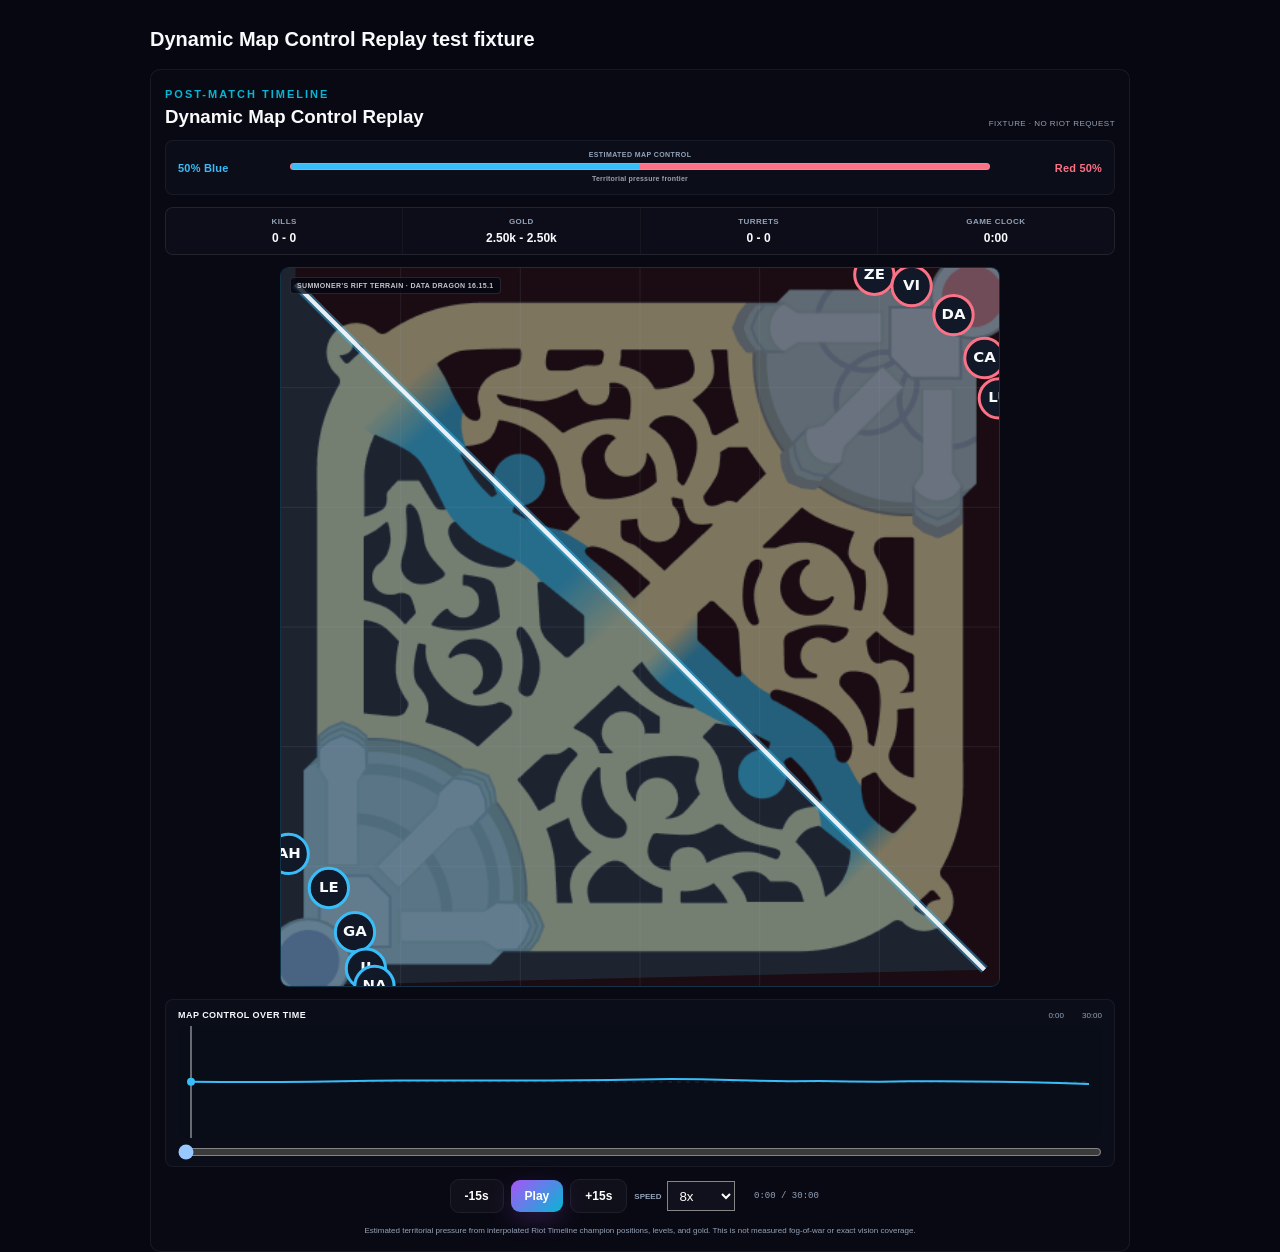
<file: tests/map-control-replay-harness.html>
<!doctype html>
<html lang="en">
<head>
  <meta charset="utf-8">
  <meta name="viewport" content="width=device-width,initial-scale=1">
  <title>Aura Map Replay Harness</title>
  <link rel="stylesheet" href="../src/style.css">
  <style>
    body { margin: 0; padding: 28px; color: #f8fafc; background: #070711; font-family: Inter, system-ui, sans-serif; }
    main { width: min(980px, 100%); margin: 0 auto; }
    h1 { margin: 0 0 18px; font-size: 20px; }
  </style>
</head>
<body>
  <main>
    <h1>Dynamic Map Control Replay test fixture</h1>
    <section class="match-map-replay">
      <div class="match-detail-section-heading">
        <div><span class="eyebrow">Post-match timeline</span><h3>Dynamic Map Control Replay</h3></div>
        <span class="map-replay-source">Fixture · no Riot request</span>
      </div>
      <div id="replay" class="map-replay-root"></div>
    </section>
  </main>
  <script type="module">
    import { mountMapControlReplay } from '../src/map-control-replay.js';
    const fixtureMode = new URLSearchParams(location.search).get('mode') || 'control';
    const movementOnly = fixtureMode === 'movement';
    const aramControl = fixtureMode === 'aram';
    const participants = Array.from({ length: 10 }, (_, index) => ({
      participant_id: index + 1,
      team_id: index < 5 ? 100 : 200,
      champion_name: ['Ahri', 'LeeSin', 'Garen', 'Jinx', 'Nautilus', 'Zed', 'Vi', 'Darius', 'Caitlyn', 'Lulu'][index],
    }));
    const frames = Array.from({ length: 31 }, (_, minute) => ({
      timestamp_ms: minute * 60000,
      players: participants.map((participant, index) => {
        const blue = participant.team_id === 100;
        const lane = index % 5;
        const progress = Math.min(1, minute / 30);
        const baseX = aramControl
          ? (blue ? 1065 + (progress * 7600) : 11984 - (progress * 4600))
          : (blue ? 1200 + (progress * 9400) : 13800 - (progress * 7600));
        const baseY = aramControl
          ? (blue ? 981 + (progress * 7200) : 11459 - (progress * 4300))
          : (blue ? 1300 + (progress * 9000) : 13700 - (progress * 7500));
        const spread = aramControl ? 75 : 520;
        return {
          participant_id: participant.participant_id,
          x: baseX + ((lane - 2) * spread) + Math.sin(minute + index) * (aramControl ? 90 : 380),
          y: baseY + ((2 - lane) * spread) + Math.cos((minute * .7) + index) * (aramControl ? 90 : 420),
          level: Math.min(18, 1 + Math.floor(minute / 2)),
          total_gold: 500 + (minute * (blue ? 430 : 390)) + (index * 45),
          cs: minute * 7,
        };
      }),
      teams: [
        { team_id: 100, kills: Math.floor(minute / 3), gold: 2500 + (minute * 2200), turrets: Math.floor(minute / 7) },
        { team_id: 200, kills: Math.floor(minute / 4), gold: 2500 + (minute * 2050), turrets: Math.floor(minute / 9) },
      ],
    }));
    const events = aramControl ? [
      { id: 'a0', timestamp_ms: 185000, kind: 'champion_kill', team_id: 100, detail: '' },
      { id: 'a1', timestamp_ms: 725000, kind: 'turret', team_id: 100, detail: 'OUTER_TURRET' },
      { id: 'a2', timestamp_ms: 1240000, kind: 'inhibitor', team_id: 200, detail: 'INHIBITOR_BUILDING' },
    ] : [
      { id: 'e0', timestamp_ms: 185000, kind: 'champion_kill', team_id: 100, detail: '' },
      { id: 'e1', timestamp_ms: 305000, kind: 'dragon', team_id: 100, detail: 'INFERNAL_DRAGON' },
      { id: 'e2', timestamp_ms: 515000, kind: 'void_grubs', team_id: 200, detail: 'HORDE' },
      { id: 'e3', timestamp_ms: 725000, kind: 'turret', team_id: 100, detail: 'MID_LANE OUTER_TURRET' },
      { id: 'e4', timestamp_ms: 1240000, kind: 'baron', team_id: 100, detail: 'BARON_NASHOR' },
    ];
    const replay = {
      schema_version: 2,
      match_id: 'FIXTURE_1',
      game_version: '16.15.1.1234',
      map_id: movementOnly ? 14 : aramControl ? 12 : 11,
      frame_interval_ms: 60000,
      duration_ms: 1800000,
      coordinates: aramControl
        ? { model_id: 'howling_abyss_rect_v1', min_x: 0, max_x: 12800, min_y: 0, max_y: 12800, invert_y_for_canvas: true }
        : { model_id: movementOnly ? 'observed_extent_v1' : 'summoners_rift_rect_v1', min_x: 0, max_x: 15000, min_y: 0, max_y: 15000, invert_y_for_canvas: true },
      control_model: aramControl
        ? { id: 'howling_abyss_linear_v1', topology: 'linear_lane', blue_base: { x: 1065, y: 981 }, red_base: { x: 11984, y: 11459 }, anchor_provenance: 'sanitized_fixture' }
        : movementOnly ? null : { id: 'summoners_rift_radial_v1', topology: 'two_dimensional', blue_base: { x: 900, y: 900 }, red_base: { x: 14100, y: 14100 }, anchor_provenance: 'static_fixture' },
      participants,
      frames,
      events,
      availability: movementOnly
        ? {
            positions: true,
            control_estimate: false,
            positions_reason: null,
            control_reason: 'Territorial pressure is not calibrated for this fixture map.',
            reason: null,
          }
        : {
            positions: true,
            control_estimate: true,
            positions_reason: null,
            control_reason: null,
            reason: null,
          },
    };
    window.replayController = mountMapControlReplay(document.querySelector('#replay'), replay);
    document.body.dataset.fixtureMode = fixtureMode;
    document.body.dataset.ready = 'true';
  </script>
</body>
</html>
</file>
<file: src/style.css>
/*=========================================
CORE VARIABLES & BASE STYLES
=========================================*/
:root {
    color-scheme: dark;
    --aura-cyan: #06b6d4;
    --aura-violet: #a855f7;
    --bg-dark: #090914;
    --bg-card: linear-gradient(135deg, rgba(255,255,255,.03), rgba(255,255,255,.015));
    --text-main: #ffffff;
    --text-muted: #94a3b8;
    --border-glow: rgba(168,85,247,.45);
}

[data-theme="eclipse"] {
    --aura-cyan: #ef4444;
    --aura-violet: #f59e0b;
    --border-glow: rgba(245,158,11,.45);
}

[data-theme="forest"] {
    --aura-cyan: #10b981;
    --aura-violet: #6ee7b7;
    --border-glow: rgba(110,231,183,.45);
}

[data-theme="minimal"] {
    --aura-cyan: #ffffff;
    --aura-violet: #555555;
    --border-glow: rgba(255,255,255,.45);
}

* {
    margin: 0;
    padding: 0;
    box-sizing: border-box;
    font-family: -apple-system, BlinkMacSystemFont, "Segoe UI", Roboto, Helvetica, Arial, sans-serif;
}

body {
    background: var(--bg-dark);
    color: var(--text-main);
    height: 100vh;
    min-height: 100vh;
    overflow: hidden;
    position: relative;
}

.sidebar-logo, nav, .theme-card, button, .setting-block {
    user-select: none;
    -webkit-user-select: none;
}

::-webkit-scrollbar { width: 6px; }
::-webkit-scrollbar-track { background: rgba(255, 255, 255, 0.01); }
::-webkit-scrollbar-thumb {
    background: linear-gradient(180deg, var(--aura-cyan), var(--aura-violet));
    border-radius: 999px;
}

/*=========================================
DESKTOP MULTI-PANE ARCHITECTURE
=========================================*/
.app-container { display: flex; height: 100vh; width: 100vw; overflow: hidden; }

aside {
    width: 260px;
    height: 100%;
    /* Solid, not blurred — flat backgrounds with solid opacities instead
       of backdrop-filter. A near-opaque flat color reads the same visually here
       since there's nothing bright moving behind it to diffuse. */
    background: rgba(5, 5, 10, 0.97);
    border-right: 1px solid rgba(255, 255, 255, 0.04);
    padding: 35px 24px;
    display: flex;
    flex-direction: column;
    gap: 40px;
    z-index: 10;
    flex-shrink: 0;
}

.sidebar-logo {
    font-size: 26px;
    font-weight: 900;
    letter-spacing: 5px;
    background: linear-gradient(90deg, var(--aura-cyan), var(--aura-violet));
    -webkit-background-clip: text;
    -webkit-text-fill-color: transparent;
    padding-left: 10px;
}

nav { display: flex; flex-direction: column; gap: 6px; }

.nav-item {
    display: flex;
    align-items: center;
    gap: 16px;
    padding: 14px 18px;
    border-radius: 14px;
    color: var(--text-muted);
    text-decoration: none;
    font-weight: 600;
    font-size: 14px;
    transition: 0.15s ease;
}

.nav-item:hover, .nav-item.active {
    color: white;
    background: rgba(255, 255, 255, 0.03);
    box-shadow: inset 2px 0 0 var(--aura-cyan);
}

.live-tag {
    background-color: #ef4444;
    color: white;
    font-size: 0.6rem;
    padding: 2px 5px;
    border-radius: 3px;
    font-weight: bold;
    margin-left: 6px;
}

.viewport-wrapper { flex: 1; height: 100%; display: flex; flex-direction: column; overflow: hidden; }

header {
    height: 85px;
    padding: 0 45px;
    display: flex;
    justify-content: space-between;
    align-items: center;
    background: rgba(9, 9, 20, 0.95);
    border-bottom: 1px solid rgba(255, 255, 255, 0.03);
    flex-shrink: 0;
    z-index: 5;
}

.search-container { position: relative; width: 380px; }
.search-container input {
    width: 100%;
    padding: 12px 18px;
    background: rgba(255, 255, 255, 0.02);
    border: 1px solid rgba(255, 255, 255, 0.04);
    border-radius: 12px;
    color: white;
    outline: none;
    font-size: 14px;
    transition: 0.15s;
}
.search-container input:focus {
    border-color: var(--aura-violet);
    background: rgba(255, 255, 255, 0.04);
    box-shadow: 0 0 20px rgba(168, 85, 247, 0.12);
}

.header-right { display: flex; align-items: center; gap: 15px; }

.main-content-scroller { flex: 1; overflow-y: auto; padding: 40px 45px; }

.dashboard-content {
    display: grid;
    grid-template-columns: 1fr 340px;
    gap: 35px;
    align-items: start;
    max-width: 1500px;
    margin: 0 auto;
}

.main-panel { display: flex; flex-direction: column; gap: 35px; }

.grid-two-col { display: grid; grid-template-columns: repeat(2, 1fr); gap: 35px; }

/*=========================================
CARDS — no backdrop-filter, no on-load fade, no shine sweep
=========================================*/
.card {
    position: relative;
    overflow: hidden;
    background: var(--bg-card);
    border: 1px solid rgba(255, 255, 255, .04);
    border-radius: 24px;
    padding: 30px;
}

.card h3 {
    font-size: 14px;
    font-weight: 800;
    letter-spacing: 1px;
    text-transform: uppercase;
    color: rgba(255, 255, 255, 0.9);
    margin-bottom: 15px;
}

/*=========================================
HERO BANNER — static, no floating loop, no drop-shadow on a moving element
=========================================*/
.hero-banner {
    position: relative;
    display: flex;
    align-items: center;
    min-height: 280px;
    padding: 45px;
    overflow: hidden;
    background:
        linear-gradient(125deg, rgba(6,182,212,.12), transparent 38%),
        linear-gradient(305deg, rgba(168,85,247,.16), transparent 44%),
        #06060c;
    border: 1px solid rgba(255, 255, 255, 0.03);
}

.hero-overlay {
    position: absolute;
    inset: 0;
    background: linear-gradient(90deg, #06060c 35%, rgba(6, 6, 12, 0.7) 65%, transparent);
    z-index: 1;
}

.hero-content { position: relative; z-index: 2; max-width: 560px; }

.champion-title {
    font-size: 11px;
    text-transform: uppercase;
    letter-spacing: 3px;
    color: var(--aura-cyan);
    font-weight: 800;
}

.hero-banner h1 { font-size: 40px; line-height: 1.1; font-weight: 900; letter-spacing: -1px; margin: 10px 0; }
.hero-banner p { font-size: 14px; line-height: 1.7; color: var(--text-muted); max-width: 480px; }

.hero-buttons { display: flex; gap: 15px; margin-top: 25px; flex-wrap: wrap; }

.btn-cta {
    background: linear-gradient(135deg, var(--aura-violet), var(--aura-cyan));
    border: none;
    color: white;
    font-weight: 800;
    padding: 13px 26px;
    border-radius: 12px;
    cursor: pointer;
    font-size: 14px;
    box-shadow: 0 8px 25px rgba(168, 85, 247, .2);
}
.btn-cta:hover { box-shadow: 0 12px 35px rgba(168, 85, 247, .35); }

.btn-secondary {
    padding: 13px 24px;
    border-radius: 12px;
    background: rgba(255, 255, 255, .03);
    border: 1px solid rgba(255, 255, 255, .06);
    color: white;
    font-size: 14px;
    font-weight: 600;
    cursor: pointer;
    transition: .15s;
}
.btn-secondary:hover { background: rgba(255, 255, 255, .06); }
.btn-secondary:disabled { opacity: 0.5; cursor: not-allowed; }

/* Static now — no heroFloat loop, no per-frame drop-shadow recompute. Kept a
   lighter static shadow for depth, at a fraction of the original blur radius. */
.heroChampion {
    position: absolute;
    right: 0;
    bottom: -20px;
    height: 115%;
    pointer-events: none;
    filter: drop-shadow(0 0 20px rgba(168, 85, 247, .15));
    z-index: 1;
}

.hero-floating {
    display: flex;
    flex-wrap: wrap;
    gap: clamp(18px, 4vw, 40px);
    margin-top: 30px;
    border-top: 1px solid rgba(255, 255, 255, 0.05);
    padding-top: 20px;
    position: relative;
    z-index: 2;
}
.hero-stat { display: flex; flex: 1 1 145px; min-width: 0; flex-direction: column; }
.hero-value { font-size: 24px; font-weight: 800; }
.hero-label { font-size: 10px; letter-spacing: 2px; text-transform: uppercase; color: var(--text-muted); margin-top: 4px; }
.hero-subvalue { margin-top: 4px; color: var(--text-muted); font-size: 11px; line-height: 1.35; }

.profile-icon {
    width: 44px;
    height: 44px;
    border-radius: 50%;
    object-fit: cover;
    border: 2px solid rgba(255, 255, 255, .06);
    background: #181825;
}
.profile-info { display: flex; flex-direction: column; }
.profile-name { font-weight: 700; font-size: 14px; }
.profile-rank { margin-top: 2px; font-size: 12px; color: var(--text-muted); }

/*=========================================
LEAGUE CLIENT STATUS / DRAFT PANELS
=========================================*/
.status-badge {
    display: inline-block;
    padding: 6px 14px;
    border-radius: 8px;
    background: rgba(255,255,255,.02);
    border: 1px solid rgba(255,255,255,.06);
    font-size: 0.8rem;
    font-weight: 700;
    text-transform: uppercase;
    letter-spacing: 0.5px;
    color: var(--text-muted);
}
.status-badge.phase-champselect { border-color: var(--aura-violet); color: var(--aura-violet); }
.status-badge.phase-inprogress { border-color: #ef4444; color: #f87171; }
.status-badge.live-status-in_lobby { border-color: rgba(255,255,255,.14); color: var(--text-muted); }
.status-badge.live-status-champ_select { border-color: var(--aura-violet); color: var(--aura-violet); }
.status-badge.live-status-in_game { border-color: var(--aura-cyan); color: var(--aura-cyan); }
.status-badge.live-status-ended { border-color: rgba(255,255,255,.14); color: var(--text-muted); }

.live-command-card {
    margin-bottom: 35px;
    padding: 0;
    border-color: rgba(168,85,247,.16);
    background:
        linear-gradient(120deg, rgba(6,182,212,.055), transparent 34%),
        linear-gradient(300deg, rgba(168,85,247,.065), transparent 42%),
        #090a12;
}
.live-command-header {
    display: flex;
    align-items: center;
    justify-content: space-between;
    gap: 20px;
    padding: 22px 25px;
    border-bottom: 1px solid rgba(255,255,255,.055);
}
.live-command-header h3 { margin: 5px 0 0; font-size: 16px; }
.live-metrics-status {
    display: flex;
    align-items: center;
    justify-content: flex-end;
    gap: 14px;
    flex-wrap: wrap;
}
.live-game-clock {
    color: var(--text-main);
    font-size: 17px;
    font-weight: 800;
    font-variant-numeric: tabular-nums;
    letter-spacing: 1px;
}
.live-player-identity {
    display: flex;
    align-items: center;
    gap: 14px;
    padding: 20px 25px;
    border-bottom: 1px solid rgba(255,255,255,.055);
}
.live-player-mark {
    display: grid;
    width: 42px;
    height: 42px;
    flex: 0 0 auto;
    place-items: center;
    border: 1px solid rgba(6,182,212,.48);
    border-radius: 11px;
    color: var(--aura-cyan);
    background: rgba(6,182,212,.055);
    font-size: 17px;
    font-weight: 900;
}
.live-player-copy { display: flex; min-width: 0; flex: 1; flex-direction: column; gap: 3px; }
.live-player-champion,
.live-player-summoner { overflow: hidden; text-overflow: ellipsis; white-space: nowrap; }
.live-player-champion { font-size: 22px; letter-spacing: -.3px; }
.live-player-summoner { color: var(--text-muted); font-size: 12px; }
.live-level-chip {
    flex: 0 0 auto;
    padding: 7px 10px;
    border: 1px solid rgba(168,85,247,.22);
    border-radius: 8px;
    color: var(--aura-violet);
    background: rgba(168,85,247,.055);
    font-size: 12px;
    font-weight: 800;
}
.live-metric-grid {
    display: grid;
    grid-template-columns: repeat(3, minmax(130px, 1fr));
    gap: 1px;
    padding: 1px 0;
    background: rgba(255,255,255,.055);
}
.live-metric-grid > div {
    display: flex;
    min-width: 0;
    flex-direction: column;
    gap: 6px;
    min-height: 78px;
    justify-content: center;
    padding: 15px 18px;
    background: #090a12;
}
.live-metric-grid span {
    color: var(--text-muted);
    font-size: 10px;
    font-weight: 700;
    text-transform: uppercase;
    letter-spacing: 1px;
}
.live-metric-grid strong {
    overflow: hidden;
    color: var(--text-main);
    font-size: 19px;
    font-variant-numeric: tabular-nums;
    text-overflow: ellipsis;
    white-space: nowrap;
}
.live-estimated-metric { box-shadow: inset 0 2px 0 rgba(168,85,247,.32); }
.live-estimated-metric > span { color: var(--aura-violet); }
.live-tone-blue { color: var(--aura-cyan) !important; }
.live-tone-red { color: #f87171 !important; }
.live-tone-even { color: #22c55e !important; }
.live-tone-unavailable,
.live-metric-unavailable { color: var(--text-muted) !important; font-size: 14px !important; }
.live-xp-row {
    display: grid;
    grid-template-columns: minmax(210px, 1fr) minmax(180px, 2fr);
    align-items: center;
    gap: 20px;
    padding: 17px 25px;
    border-top: 1px solid rgba(255,255,255,.055);
}
.live-xp-row > div { display: flex; min-width: 0; flex-direction: column; gap: 4px; }
.live-xp-row span {
    color: var(--text-muted);
    font-size: 9px;
    font-weight: 700;
    letter-spacing: 1px;
    text-transform: uppercase;
}
.live-xp-row strong { overflow: hidden; font-size: 13px; text-overflow: ellipsis; white-space: nowrap; }
.live-xp-row progress {
    width: 100%;
    height: 6px;
    overflow: hidden;
    appearance: none;
    border: 0;
    border-radius: 999px;
    background: rgba(255,255,255,.07);
}
.live-xp-row progress::-webkit-progress-bar { background: rgba(255,255,255,.07); }
.live-xp-row progress::-webkit-progress-value { background: var(--aura-violet); }
.live-integrity-note {
    margin: 0;
    padding: 13px 25px 17px;
    border-top: 1px solid rgba(255,255,255,.04);
    color: #7f8ba0;
    font-size: 11px;
    line-height: 1.55;
}
.live-support-card { background: #0b0c14; border-color: rgba(255,255,255,.055); }

.draft-grid { display: grid; grid-template-columns: 1fr 1fr; gap: 15px; margin-top: 15px; }
.team-panel h4 {
    font-size: 0.7rem;
    color: var(--text-muted);
    text-transform: uppercase;
    letter-spacing: 1px;
    margin-bottom: 8px;
}
.team-panel ul { list-style: none; display: flex; flex-direction: column; gap: 6px; }
.team-panel li {
    padding: 8px 12px;
    border-radius: 8px;
    background: rgba(255,255,255,.015);
    border-left: 3px solid rgba(255,255,255,.06);
    font-size: 0.8rem;
}
.team-panel li.locked { border-left-color: var(--aura-violet); color: var(--aura-violet); }
.team-panel li.hovering { border-left-color: var(--text-muted); color: var(--text-muted); font-style: italic; }
.team-panel li.enemy { border-left-color: #ef4444; color: #f87171; }
.team-panel li.muted { color: var(--text-muted); }

/*=========================================
OBJECTIVE TIMERS / SPOTIFY / BUFF TIMERS
=========================================*/
.timer-grid, .buff-grid { display: flex; gap: 15px; flex-wrap: wrap; }
.timer-box {
    background: rgba(255,255,255,.015);
    border-left: 3px solid var(--aura-cyan);
    border-radius: 8px;
    padding: 12px 20px;
    flex: 1;
    min-width: 100px;
}
.label { font-size: 0.7rem; color: var(--text-muted); display: block; }
.time-val { font-size: 1.5rem; font-weight: 700; font-variant-numeric: tabular-nums; color: var(--aura-cyan); }

.spotify-controls { display: flex; align-items: center; gap: 15px; flex-wrap: wrap; }
.playback-cluster { display: inline-flex; gap: 8px; }
.btn-icon {
    background: rgba(255,255,255,.02);
    border: 1px solid rgba(255,255,255,.06);
    color: white;
    padding: 10px 15px;
    border-radius: 10px;
    cursor: pointer;
}
.btn-icon:active, .btn-icon.flash { background: rgba(255,255,255,.08); }
.btn-icon:disabled { opacity: 0.5; cursor: not-allowed; }

.buff-btn {
    flex: 1;
    min-width: 130px;
    padding: 15px;
    border: 1px solid rgba(255,255,255,.06);
    background: rgba(255,255,255,.015);
    color: var(--text-muted);
    font-weight: 700;
    cursor: pointer;
    border-radius: 10px;
    font-variant-numeric: tabular-nums;
}
.buff-btn.active-timer { background: rgba(168,85,247,.08); border-color: var(--aura-violet); color: var(--aura-violet); }

/*=========================================
RIOT ID INPUT
=========================================*/
.riot-id-form { display: flex; align-items: center; gap: 8px; flex-wrap: wrap; }
.riot-id-form input[type="text"] {
    padding: 10px 14px;
    background: rgba(255,255,255,.02);
    border: 1px solid rgba(255,255,255,.06);
    border-radius: 10px;
    color: white;
    font-size: 13px;
    outline: none;
    width: 140px;
}
.riot-id-form input[type="text"]:focus { border-color: var(--aura-violet); }
.riot-id-sep { color: var(--text-muted); font-weight: 700; }
.riot-id-form select {
    padding: 10px 12px;
    background: rgba(255,255,255,.02);
    border: 1px solid rgba(255,255,255,.06);
    border-radius: 10px;
    color: white;
    font-size: 13px;
    outline: none;
}

.integration-status {
    display: flex;
    align-items: center;
    gap: 8px;
    margin: 12px 0;
    color: var(--text-muted);
    font-size: 12px;
    line-height: 1.4;
}
.integration-status::before {
    content: "";
    width: 7px;
    height: 7px;
    flex: 0 0 7px;
    border-radius: 50%;
    background: #64748b;
}
.integration-status.ready::before { background: #22c55e; }
.integration-status.missing::before { background: #f59e0b; }
.integration-status.pending::before { background: var(--aura-cyan); }

/*=========================================
CHAMPION POOL
=========================================*/
.champ-grid { display: flex; flex-direction: column; gap: 14px; margin-top: 20px; }
.champion-card {
    display: flex;
    align-items: center;
    justify-content: space-between;
    padding: 15px 18px;
    border-radius: 16px;
    background: rgba(255, 255, 255, .015);
    border: 1px solid rgba(255, 255, 255, .03);
    transition: .15s;
    position: relative;
    overflow: hidden;
    width: 100%;
    color: inherit;
    font: inherit;
    text-align: left;
    cursor: pointer;
}
.champion-card:hover {
    transform: translateY(-2px);
    border-color: var(--border-glow);
    box-shadow: 0 15px 30px rgba(0, 0, 0, .3), 0 0 20px rgba(168, 85, 247, .1);
}
.champion-card:disabled {
    cursor: wait;
    opacity: .62;
    transform: none;
    box-shadow: none;
}
.champion-card::before {
    content: ""; position: absolute; left: 0; top: 0; bottom: 0; width: 3px;
    background: linear-gradient(var(--aura-cyan), var(--aura-violet));
}
.champion-left { display: flex; align-items: center; gap: 14px; }
.champion-avatar {
    width: 52px; height: 52px; border-radius: 12px; object-fit: cover;
    border: 1px solid rgba(255, 255, 255, .06); background: #181825; transition: .15s;
}
.champion-card:hover .champion-avatar { transform: scale(1.05); }
.champion-info { display: flex; flex-direction: column; }
.champion-name { font-size: 15px; font-weight: 700; }
.champion-games { font-size: 12px; color: var(--text-muted); margin-top: 2px; }
.mastery { display: flex; gap: 4px; align-items: center; margin-top: 3px; }
.mastery-star { color: #ffd54f; font-size: 10px; }
.mastery-level { font-size: 11px; color: var(--text-muted); }
.mastery-avatar-fallback { display: grid; place-items: center; color: var(--text-muted); font-weight: 800; }
.champion-right { text-align: right; display: flex; flex-direction: column; justify-content: center; }
.kda-number { font-size: 18px; font-weight: 800; }
.kda-label { font-size: 10px; text-transform: uppercase; color: var(--text-muted); }
.win-chip {
    padding: 4px 10px; border-radius: 999px; font-size: 11px; font-weight: 700;
    background: rgba(16, 185, 129, .08); color: #10b981; align-self: flex-end; margin-top: 4px;
}

.rank-flags,
.summoner-card .rank-flags {
    display: flex;
    flex-direction: row;
    flex-wrap: wrap;
    gap: 6px;
    margin-top: 7px;
}
.rank-flag {
    display: inline-flex;
    align-items: center;
    min-height: 22px;
    padding: 3px 8px;
    border: 1px solid rgba(255, 255, 255, .08);
    border-radius: 999px;
    background: rgba(255, 255, 255, .025);
    color: var(--text-muted);
    font-size: 10px;
    font-weight: 700;
    line-height: 1.25;
}
.rank-flag.promos { border-color: rgba(34, 211, 238, .35); color: var(--aura-cyan); }
.rank-flag.hot-streak { border-color: rgba(244, 63, 94, .35); color: #fb7185; }
.rank-flag.veteran { border-color: rgba(245, 158, 11, .35); color: #fbbf24; }
.rank-flag.fresh-blood { border-color: rgba(16, 185, 129, .35); color: #34d399; }

.champion-detail-mastery {
    display: flex;
    flex-wrap: wrap;
    align-items: center;
    gap: 6px 10px;
    margin-top: 10px;
    color: var(--text-muted);
    font-size: 12px;
    line-height: 1.4;
}
.champion-detail-mastery strong { color: #f8fafc; }
.champion-detail-mastery .mastery-star { font-size: 14px; }
.champion-detail-mastery.unavailable { color: #fca5a5; }

/*=========================================
MATCH HISTORY
=========================================*/
.match-card {
    position: relative; display: flex; flex-direction: column; gap: 16px; padding: 22px; margin-top: 16px;
    border-radius: 18px; background: rgba(255, 255, 255, .015); border: 1px solid rgba(255, 255, 255, .03); transition: .15s;
}
.match-card:hover { transform: translateY(-2px); box-shadow: 0 15px 35px rgba(0, 0, 0, .4); }
.match-accent { position: absolute; left: 0; top: 0; bottom: 0; width: 4px; background: linear-gradient(var(--aura-cyan), var(--aura-violet)); }
.match-card.defeat .match-accent { background: linear-gradient(#ef4444, #f43f5e); }
.match-main { display: flex; align-items: center; }
.match-champion { width: 60px; height: 60px; border-radius: 14px; margin-right: 18px; border: 1px solid rgba(255, 255, 255, .06); background: #181825; }
.match-info { display: flex; flex-direction: column; gap: 4px; }
.match-result-row { display: flex; gap: 12px; align-items: center; }
.match-result { font-weight: 800; font-size: 15px; }
.match-result.victory { color: #10b981; }
.match-result.defeat { color: #f43f5e; }
.match-mode, .match-time { font-size: 12px; color: var(--text-muted); }
.match-stats { display: grid; grid-template-columns: repeat(5, 1fr); gap: 10px; margin: 5px 0; }
.stat-block { text-align: center; background: rgba(255, 255, 255, 0.01); padding: 8px; border-radius: 10px; }
.stat-big { font-size: 16px; font-weight: 700; }
.stat-small { font-size: 11px; margin-top: 3px; color: var(--text-muted); text-transform: uppercase; }
.item-row { display: flex; gap: 6px; }
.item-icon { width: 30px; height: 30px; border-radius: 6px; border: 1px solid rgba(255, 255, 255, .04); background: #181825; }
.mvp-badge {
    position: absolute; right: 20px; top: 20px; padding: 5px 12px; border-radius: 999px; font-size: 10px; font-weight: 700; letter-spacing: 0.5px;
    background: linear-gradient(135deg, var(--aura-violet), var(--aura-cyan)); color: white;
}
.match-card.defeat .mvp-badge { background: linear-gradient(135deg, #ef4444, #fb7185); }

/*=========================================
PERFORMANCE PANEL
=========================================*/
.performance-top { display: flex; justify-content: space-between; align-items: center; margin-top: 20px; gap: 20px; flex-wrap: wrap; }
.winrate-ring { position: relative; width: 130px; height: 130px; flex-shrink: 0; }
.ring-bg { fill: none; stroke: rgba(255, 255, 255, .04); stroke-width: 8; }
.ring-progress {
    fill: none; stroke: url(#gradient); stroke-width: 8; stroke-linecap: round;
    stroke-dasharray: 364; stroke-dashoffset: 364; transform: rotate(-90deg); transform-origin: center;
    transition: stroke-dashoffset .15s linear;
}
.ring-center { position: absolute; inset: 0; display: flex; flex-direction: column; justify-content: center; align-items: center; }
.ring-center div { font-size: 26px; font-weight: 800; }
.ring-center span { font-size: 10px; text-transform: uppercase; letter-spacing: 1px; color: var(--text-muted); margin-top: 2px; }

.performance-right { flex: 1; min-width: 180px; display: flex; flex-direction: column; gap: 10px; }
.performance-item { display: flex; justify-content: space-between; padding: 10px 0; border-bottom: 1px solid rgba(255, 255, 255, .03); }
.performance-item span { color: var(--text-muted); font-size: 13px; }
.performance-item strong { font-size: 14px; }

.performance-chart { margin-top: 25px; }
.chart-bars { display: flex; align-items: flex-end; gap: 10px; height: 90px; }
.chart-bars div { flex: 1; border-radius: 6px 6px 0 0; background: linear-gradient(180deg, var(--aura-cyan), var(--aura-violet)); }

.lp-progress { height: 6px; border-radius: 999px; background: rgba(255, 255, 255, .04); margin-top: 24px; overflow: hidden; }
.lp-fill { height: 100%; background: linear-gradient(90deg, var(--aura-cyan), var(--aura-violet)); transition: width .15s linear; }

.summary-grid { display: grid; grid-template-columns: repeat(3, 1fr); margin-top: 24px; gap: 15px; }
.summary-grid>div { padding: 14px; border-radius: 12px; background: rgba(255, 255, 255, .02); text-align: center; }
.summary-number { font-size: 24px; font-weight: 800; }
.summary-label { font-size: 10px; letter-spacing: 1px; text-transform: uppercase; margin-top: 4px; color: var(--text-muted); }

/*=========================================
RIGHT PANEL — THEME + SETTINGS
=========================================*/
.right-panel { width: 100%; display: flex; flex-direction: column; gap: 5px; }
.theme-preview-grid { display: grid; grid-template-columns: repeat(2, 1fr); gap: 12px; margin-top: 20px; }
.theme-card {
    padding: 12px; background: rgba(255, 255, 255, .01); border: 1px solid rgba(255, 255, 255, .04);
    border-radius: 14px; cursor: pointer; transition: .15s; color: white; text-align: left;
}
.theme-card:hover { background: rgba(255, 255, 255, 0.02); }
.theme-card.active { border-color: var(--aura-violet); background: rgba(255, 255, 255, 0.03); }
.theme-preview { height: 38px; border-radius: 8px; margin-bottom: 8px; }

.setting-block { margin-top: 24px; }
.setting-header { display: flex; justify-content: space-between; margin-bottom: 10px; font-size: 13px; }
.setting-block input[type="range"] {
    width: 100%;
    -webkit-appearance: none;
    appearance: none;
    background: rgba(255, 255, 255, 0.05);
    height: 6px;
    border-radius: 999px;
    outline: none;
}
.setting-block input[type="range"]::-webkit-slider-thumb {
    -webkit-appearance: none;
    width: 16px; height: 16px; border-radius: 50%;
    background: var(--aura-violet);
    cursor: pointer;
}

@media (max-width: 900px) {
    .dashboard-content { grid-template-columns: 1fr; }
    .grid-two-col { grid-template-columns: 1fr; }
    .live-metric-grid { grid-template-columns: repeat(2, minmax(120px, 1fr)); }
}

/*=========================================
0.3 FUNCTIONAL PAGE SHELL
=========================================*/
.sidebar { justify-content: flex-start; }
.sidebar nav { flex: 1; }
.nav-item {
    width: 100%;
    border: 0;
    background: transparent;
    text-align: left;
    cursor: pointer;
}
.sidebar-foot {
    display: flex;
    flex-direction: column;
    gap: 5px;
    padding: 12px 10px 0;
    border-top: 1px solid rgba(255,255,255,.04);
    color: var(--text-muted);
    font-size: 11px;
}

.main-content-scroller { scroll-behavior: smooth; }
.page-view {
    display: none;
    max-width: 1320px;
    margin: 0 auto;
    flex-direction: column;
    gap: 28px;
}
.page-view.active { display: flex; }
.page-heading {
    display: flex;
    align-items: flex-end;
    justify-content: space-between;
    gap: 20px;
}
.page-heading h1 {
    margin-top: 5px;
    font-size: 30px;
    letter-spacing: -1px;
}
.eyebrow {
    color: var(--aura-cyan);
    font-size: 11px;
    font-weight: 800;
    letter-spacing: 2px;
    text-transform: uppercase;
}
.muted { color: var(--text-muted); font-size: 12px; }
.card-copy { color: var(--text-muted); font-size: 13px; line-height: 1.6; margin: 10px 0 16px; }
.narrow-card { max-width: 700px; }
.section-row, .button-row, .device-row {
    display: flex;
    align-items: center;
    justify-content: space-between;
    gap: 12px;
    flex-wrap: wrap;
}
.section-row h3 { margin-bottom: 0; }
.button-row { justify-content: flex-start; margin-top: 18px; }
.btn-secondary.compact { padding: 9px 14px; border-radius: 9px; font-size: 12px; }
.btn-cta.compact { padding: 9px 14px; border-radius: 9px; font-size: 12px; }
.compact-row { margin-top: 0; }
.text-button {
    padding: 5px 0;
    color: var(--aura-cyan);
    background: transparent;
    border: 0;
    font-weight: 700;
    cursor: pointer;
}
.wide-input, .device-row select, .riot-id-form input, .riot-id-form select {
    width: 100%;
    padding: 12px 14px;
    color: white;
    background: rgba(255,255,255,.025);
    border: 1px solid rgba(255,255,255,.07);
    border-radius: 10px;
    outline: none;
}

/* WebView2 can otherwise open the native option list with a light background
   while inheriting Aura's white foreground, making unselected servers invisible. */
select {
    color-scheme: dark;
    color: var(--text-main);
    background-color: #11111d;
}

select option {
    color: #f8fafc;
    background-color: #11111d;
}

select option:disabled {
    color: #94a3b8;
    background-color: #11111d;
}

select option:checked {
    color: #ffffff;
    background-color: #4c1d95;
}

.wide-input:focus, .device-row select:focus, .riot-id-form input:focus, .riot-id-form select:focus {
    border-color: var(--aura-violet);
}
.field-label { display: block; color: var(--text-muted); font-size: 12px; margin: 14px 0 7px; }
.selection-pill {
    padding: 7px 12px;
    color: var(--aura-cyan);
    background: rgba(6,182,212,.08);
    border: 1px solid rgba(6,182,212,.2);
    border-radius: 999px;
    font-size: 12px;
}
.empty-state {
    color: var(--text-muted);
    padding: 20px 4px;
    font-size: 13px;
    line-height: 1.6;
}
.error-text, .inline-message.error { color: #f87171; }
.inline-message.success { color: #86efac; }
.inline-message {
    margin-top: 12px;
    color: var(--text-muted);
    font-size: 12px;
    line-height: 1.5;
}

/* Search */
.search-container { z-index: 20; }
.search-results {
    position: absolute;
    top: calc(100% + 8px);
    left: 0;
    right: 0;
    overflow: hidden;
    background: #11111d;
    border: 1px solid rgba(255,255,255,.08);
    border-radius: 12px;
    box-shadow: 0 18px 45px rgba(0,0,0,.55);
}
.search-results button {
    display: flex;
    align-items: center;
    gap: 10px;
    width: 100%;
    padding: 9px 12px;
    color: white;
    background: transparent;
    border: 0;
    border-bottom: 1px solid rgba(255,255,255,.035);
    text-align: left;
    cursor: pointer;
}
.search-results button:hover { background: rgba(255,255,255,.05); }
.search-results img { width: 32px; height: 32px; border-radius: 7px; }

/* Spotify */
.now-playing {
    display: flex;
    flex-direction: column;
    gap: 5px;
    margin: 16px 0;
    padding: 14px;
    background: rgba(30,215,96,.045);
    border-left: 3px solid #1ed760;
    border-radius: 9px;
}
.now-playing span { color: var(--text-muted); font-size: 12px; }
.btn-icon.primary { color: #07140b; background: #1ed760; border-color: #1ed760; }
.device-row { justify-content: flex-start; margin-top: 13px; }
.device-row select { width: auto; min-width: 220px; padding: 9px 12px; }

/* Profile */
.riot-id-form input { width: 170px; }
.riot-id-form select { width: 170px; }
.metric-grid {
    display: grid;
    grid-template-columns: repeat(4, minmax(100px, 1fr));
    gap: 12px;
}
.metric-grid > div {
    display: flex;
    flex-direction: column;
    gap: 5px;
    padding: 16px;
    border-radius: 12px;
    background: rgba(255,255,255,.02);
}
.metric-grid strong { font-size: 24px; }
.metric-grid span { color: var(--text-muted); font-size: 11px; text-transform: uppercase; letter-spacing: 1px; }
.summoner-card {
    display: flex;
    align-items: center;
    gap: 13px;
    margin-top: 16px;
    padding: 13px;
    background: rgba(255,255,255,.018);
    border: 1px solid rgba(255,255,255,.05);
    border-radius: 12px;
}
.summoner-card img { width: 54px; height: 54px; border-radius: 12px; background: rgba(255,255,255,.03); }
.summoner-card div { display: flex; flex-direction: column; gap: 3px; }
.summoner-card span { color: var(--text-muted); font-size: 11px; }
.summoner-card .rank-flag { font-size: 10px; }
.match-card {
    display: grid;
    grid-template-columns: 58px minmax(180px, 1fr) auto auto;
    align-items: center;
    gap: 16px;
}
.match-card.victory { border-left: 3px solid #10b981; }
.match-card.defeat { border-left: 3px solid #f43f5e; }
.match-info strong { display: block; margin-bottom: 5px; }
.match-info span, .match-kda span { display: block; color: var(--text-muted); font-size: 11px; margin-top: 4px; }
.match-kda { text-align: right; font-weight: 700; }
.item-row img { width: 30px; height: 30px; border-radius: 6px; }

/* Champions */
.content-split {
    display: grid;
    grid-template-columns: minmax(420px, 1.15fr) minmax(340px, .85fr);
    gap: 28px;
    align-items: start;
}
.sticky-card { position: sticky; top: 0; }
.champion-catalog {
    display: grid;
    grid-template-columns: repeat(auto-fill, minmax(110px, 1fr));
    gap: 10px;
}
.champion-tile {
    display: flex;
    align-items: center;
    gap: 9px;
    min-width: 0;
    padding: 9px;
    color: white;
    background: rgba(255,255,255,.018);
    border: 1px solid rgba(255,255,255,.045);
    border-radius: 10px;
    cursor: pointer;
}
.champion-tile:hover, .champion-tile.selected { border-color: var(--aura-violet); background: rgba(168,85,247,.07); }
.champion-tile img { width: 38px; height: 38px; border-radius: 8px; flex: 0 0 38px; }
.champion-tile span { overflow: hidden; text-overflow: ellipsis; font-size: 12px; font-weight: 650; }
.detail-hero { display: flex; gap: 16px; align-items: center; }
.detail-hero img { width: 78px; height: 78px; border-radius: 16px; }
.detail-hero h2 { font-size: 24px; }
.detail-hero p { color: var(--text-muted); margin-top: 3px; text-transform: capitalize; }
.tag-row { display: flex; gap: 6px; margin-top: 8px; }
.tag-row span, .stat-chips span {
    padding: 4px 8px;
    border-radius: 999px;
    color: var(--aura-cyan);
    background: rgba(6,182,212,.07);
    font-size: 10px;
}
.detail-lore { margin: 18px 0; color: var(--text-muted); font-size: 12px; line-height: 1.6; }
.stat-chips { display: flex; gap: 7px; flex-wrap: wrap; }
.ability-list { display: flex; flex-direction: column; gap: 10px; margin-top: 18px; }
.ability-list article { padding: 11px; border-radius: 9px; background: rgba(255,255,255,.018); }
.ability-list strong { font-size: 12px; }
.ability-list p { color: var(--text-muted); font-size: 11px; line-height: 1.5; margin-top: 4px; }

/* Build planner */
.recommendation-card {
    display: grid;
    grid-template-columns: minmax(260px, 1fr) auto auto;
    align-items: center;
    gap: 18px;
}
.recommendation-card .inline-message { grid-column: 1 / -1; margin-top: 0; }
.toggle-row {
    display: flex;
    align-items: center;
    gap: 9px;
    color: var(--text-muted);
    font-size: 12px;
    cursor: pointer;
}
.toggle-row input { width: 17px; height: 17px; accent-color: var(--aura-violet); }
.build-slots {
    display: grid;
    grid-template-columns: repeat(6, minmax(80px, 1fr));
    gap: 10px;
    margin: 18px 0 8px;
}
.build-slot {
    min-height: 105px;
    display: flex;
    flex-direction: column;
    align-items: center;
    justify-content: center;
    gap: 7px;
    padding: 9px;
    color: var(--text-muted);
    background: rgba(255,255,255,.015);
    border: 1px dashed rgba(255,255,255,.08);
    border-radius: 12px;
    font-size: 10px;
    text-align: center;
}
button.build-slot { cursor: pointer; }
.build-slot.filled { color: white; border-style: solid; border-color: rgba(168,85,247,.35); }
.build-slot img { width: 54px; height: 54px; border-radius: 9px; }
.item-catalog {
    display: grid;
    grid-template-columns: repeat(auto-fill, minmax(120px, 1fr));
    gap: 9px;
    margin-top: 18px;
}
.item-tile {
    display: flex;
    align-items: center;
    gap: 8px;
    min-width: 0;
    padding: 8px;
    color: white;
    background: rgba(255,255,255,.015);
    border: 1px solid rgba(255,255,255,.04);
    border-radius: 9px;
    cursor: pointer;
}
.item-tile:hover { border-color: var(--aura-violet); }
.item-tile img { width: 36px; height: 36px; border-radius: 7px; }
.item-tile span { overflow: hidden; text-overflow: ellipsis; white-space: nowrap; font-size: 11px; }

/* Runes */
.selection-summary { margin-top: 14px; color: var(--aura-cyan); font-size: 12px; line-height: 1.6; }
.rune-trees { display: block; }
.rune-builder {
    padding: 0;
    overflow: hidden;
    background:
        radial-gradient(circle at 20% 15%, rgba(168,85,247,.08), transparent 28%),
        radial-gradient(circle at 78% 12%, rgba(6,182,212,.07), transparent 26%),
        #0b0b18;
}
.rune-picker-grid {
    display: grid;
    grid-template-columns: 1fr 1fr;
    gap: 36px;
    padding: 22px 28px 18px;
    border-bottom: 1px solid rgba(255,255,255,.055);
}
.rune-picker-label {
    display: block;
    margin-bottom: 11px;
    color: var(--text-muted);
    font-size: 10px;
    font-weight: 800;
    letter-spacing: 1.4px;
    text-transform: uppercase;
}
.rune-path-picker { display: flex; align-items: center; gap: 10px; }
.rune-path-button {
    width: 44px;
    height: 44px;
    display: grid;
    place-items: center;
    padding: 7px;
    background: rgba(255,255,255,.018);
    border: 1px solid rgba(255,255,255,.08);
    border-radius: 50%;
    cursor: pointer;
    opacity: .48;
}
.rune-path-button:hover { opacity: .8; border-color: var(--path-color); }
.rune-path-button.selected {
    opacity: 1;
    border-color: var(--path-color);
    background: color-mix(in srgb, var(--path-color) 12%, #0b0b18);
}
.rune-path-button:disabled { opacity: .12; cursor: not-allowed; border-color: transparent; }
.rune-path-button img { width: 28px; height: 28px; object-fit: contain; }
.rune-page-grid {
    display: grid;
    grid-template-columns: 1.05fr .95fr;
    min-height: 650px;
}
.rune-column {
    position: relative;
    padding: 26px 28px 30px;
}
.primary-runes { border-right: 1px solid rgba(255,255,255,.055); }
.rune-column-heading {
    display: flex;
    align-items: center;
    gap: 13px;
    margin-bottom: 14px;
    padding-bottom: 15px;
    border-bottom: 1px solid color-mix(in srgb, var(--path-color) 40%, transparent);
}
.rune-column-heading > img {
    width: 47px;
    height: 47px;
    padding: 7px;
    object-fit: contain;
    border: 1px solid var(--path-color);
    border-radius: 50%;
}
.rune-column-heading span {
    color: var(--path-color);
    font-size: 9px;
    font-weight: 800;
    letter-spacing: 1.3px;
    text-transform: uppercase;
}
.rune-column-heading h3 { margin: 3px 0 0; font-size: 19px; }
.rune-row {
    padding: 13px 0 15px;
    border-bottom: 1px solid rgba(255,255,255,.045);
}
.rune-row-label {
    display: block;
    margin-bottom: 9px;
    color: color-mix(in srgb, var(--path-color) 78%, white);
    font-size: 9px;
    font-weight: 800;
    letter-spacing: 1.2px;
    text-transform: uppercase;
}
.rune-row-options {
    display: grid;
    grid-template-columns: repeat(auto-fit, minmax(72px, 1fr));
    gap: 8px;
}
.rune-option {
    display: flex;
    flex-direction: column;
    align-items: center;
    gap: 5px;
    min-width: 0;
    padding: 7px 3px;
    color: var(--text-muted);
    background: transparent;
    border: 1px solid transparent;
    border-radius: 11px;
    cursor: pointer;
}
.rune-option:hover { color: white; background: rgba(255,255,255,.025); }
.rune-icon-ring {
    width: 48px;
    height: 48px;
    display: grid;
    place-items: center;
    padding: 3px;
    border: 1px solid rgba(255,255,255,.12);
    border-radius: 50%;
    background: #0a0a15;
}
.rune-option.keystone .rune-icon-ring { width: 62px; height: 62px; }
.rune-option.selected .rune-icon-ring {
    border-color: var(--path-color);
    background: color-mix(in srgb, var(--path-color) 12%, #0a0a15);
}
.rune-icon-ring img { width: 100%; height: 100%; object-fit: contain; }
.rune-option-name {
    min-height: 22px;
    display: grid;
    place-items: center;
    color: var(--text-muted);
    font-size: 9px;
    line-height: 1.2;
    text-align: center;
}
.rune-option.selected .rune-option-name { color: white; }
.rune-option small { color: var(--text-muted); font-size: 8px; white-space: nowrap; }
.secondary-instructions {
    display: flex;
    justify-content: space-between;
    gap: 12px;
    padding: 11px 0;
    color: var(--text-muted);
    font-size: 10px;
}
.secondary-instructions strong {
    color: color-mix(in srgb, var(--path-color) 78%, white);
    letter-spacing: 1px;
    text-transform: uppercase;
}
.secondary-row .rune-icon-ring { width: 43px; height: 43px; }
.stat-shards {
    margin-top: 20px;
    padding-top: 7px;
    border-top: 1px solid color-mix(in srgb, var(--path-color) 35%, transparent);
}
.shard-row {
    display: grid;
    grid-template-columns: 68px 1fr;
    align-items: center;
    gap: 8px;
    padding: 8px 0;
    border-top: 1px solid rgba(255,255,255,.035);
}
.shard-row > span {
    color: var(--text-muted);
    font-size: 9px;
    font-weight: 700;
    letter-spacing: .7px;
    text-transform: uppercase;
}
.shard-row > div { display: grid; grid-template-columns: repeat(3, 1fr); gap: 7px; }
.shard-option {
    min-width: 0;
    display: flex;
    align-items: center;
    gap: 6px;
    padding: 6px;
    color: var(--text-muted);
    background: rgba(255,255,255,.012);
    border: 1px solid rgba(255,255,255,.06);
    border-radius: 8px;
    cursor: pointer;
}
.shard-option:hover, .shard-option.selected {
    color: white;
    border-color: var(--path-color);
    background: color-mix(in srgb, var(--path-color) 8%, #0b0b18);
}
.shard-option img {
    width: 27px;
    height: 27px;
    flex: 0 0 27px;
    border-radius: 50%;
}
.shard-option span {
    overflow: hidden;
    font-size: 8px;
    line-height: 1.15;
    text-align: left;
    text-overflow: ellipsis;
}
.rate-note { margin-top: 10px; color: var(--text-muted); font-size: 10px; line-height: 1.5; }

/* Settings */
.security-note {
    margin-top: 18px;
    padding: 11px 12px;
    color: var(--text-muted);
    background: rgba(245,158,11,.045);
    border-left: 3px solid #f59e0b;
    border-radius: 8px;
    font-size: 11px;
    line-height: 1.6;
}
.config-list { display: flex; flex-direction: column; gap: 10px; margin: 14px 0; }
.config-list div { padding: 10px; border-radius: 9px; background: rgba(255,255,255,.018); }
.config-list dt { color: var(--text-muted); font-size: 10px; text-transform: uppercase; letter-spacing: 1px; }
.config-list dd { margin-top: 4px; overflow-wrap: anywhere; font-size: 11px; }
.theme-preview { display: block; }
.theme-preview.cyber { background: linear-gradient(135deg,#06b6d4,#a855f7); }
.theme-preview.eclipse { background: linear-gradient(135deg,#ef4444,#f59e0b); }
.theme-preview.forest { background: linear-gradient(135deg,#10b981,#6ee7b7); }
.theme-preview.minimal { background: linear-gradient(135deg,#fff,#555); }

.toast {
    position: fixed;
    right: 24px;
    bottom: 24px;
    z-index: 100;
    max-width: 430px;
    padding: 13px 16px;
    color: white;
    background: #171726;
    border: 1px solid rgba(255,255,255,.09);
    border-left: 3px solid var(--aura-cyan);
    border-radius: 10px;
    box-shadow: 0 18px 45px rgba(0,0,0,.55);
    font-size: 12px;
    line-height: 1.5;
    opacity: 0;
    pointer-events: none;
    transform: translateY(10px);
    transition: opacity .15s, transform .15s;
}
.toast.show { opacity: 1; transform: translateY(0); }
.toast.error { border-left-color: #ef4444; }
.toast.success { border-left-color: #22c55e; }

/* Aura Intelligence */
.advisor-control-card {
    display: grid;
    grid-template-columns: minmax(260px, 1fr) 190px auto;
    align-items: end;
    gap: 18px;
}
.advisor-control-copy .card-copy { margin-bottom: 0; }
.advisor-role-field {
    display: flex;
    flex-direction: column;
    gap: 7px;
    color: var(--text-muted);
    font-size: 10px;
    font-weight: 800;
    letter-spacing: 1px;
    text-transform: uppercase;
}
.advisor-role-field select {
    min-height: 40px;
    padding: 9px 11px;
    color: var(--text-main);
    background: #11111d;
    border: 1px solid rgba(255,255,255,.09);
    border-radius: 9px;
    outline: none;
}
.advisor-role-field select:focus { border-color: var(--aura-cyan); }
.advisor-control-card > .inline-message { grid-column: 1 / -1; margin-top: 0; }
.advisor-grid {
    display: grid;
    grid-template-columns: repeat(2, minmax(0, 1fr));
    gap: 24px;
}
.advisor-stage { padding: 24px; border-radius: 18px; }
.advisor-post-stage { grid-column: 1 / -1; }
.advisor-stage-head {
    display: flex;
    align-items: center;
    justify-content: space-between;
    gap: 16px;
}
.advisor-step {
    display: block;
    margin-bottom: 6px;
    color: var(--aura-cyan);
    font-size: 9px;
    font-weight: 900;
    letter-spacing: 1.4px;
}
.advisor-result {
    margin-top: 16px;
    border-top: 1px solid rgba(255,255,255,.055);
}
.advisor-command-block {
    margin-top: 18px;
    padding: 16px;
    background: rgba(6,182,212,.045);
    border: 1px solid rgba(6,182,212,.16);
    border-left: 3px solid var(--aura-cyan);
    border-radius: 10px;
}
.advisor-command-meta {
    display: flex;
    justify-content: space-between;
    gap: 12px;
    margin-bottom: 9px;
    color: var(--text-muted);
    font-size: 9px;
    font-weight: 800;
    letter-spacing: .8px;
    text-transform: uppercase;
}
.advisor-command-block h4 { margin: 0 0 6px; font-size: 13px; }
.advisor-command {
    color: white;
    font-size: 17px;
    font-weight: 850;
    line-height: 1.35;
}
.advisor-supporting-copy {
    margin-top: 8px;
    color: #cbd5e1;
    font-size: 11px;
    line-height: 1.55;
}
.advisor-pick {
    margin-top: 10px;
    color: var(--text-muted);
    font-size: 11px;
}
.advisor-pick strong { color: var(--aura-cyan); }
.advisor-detail-grid {
    display: grid;
    grid-template-columns: repeat(2, minmax(0, 1fr));
    gap: 12px;
    margin-top: 13px;
}
.advisor-detail-grid > div, .advisor-warnings {
    padding: 13px;
    background: rgba(255,255,255,.018);
    border: 1px solid rgba(255,255,255,.055);
    border-radius: 9px;
}
.advisor-detail-grid h4, .advisor-alternatives h4 {
    margin-bottom: 8px;
    color: var(--text-muted);
    font-size: 9px;
    letter-spacing: 1px;
    text-transform: uppercase;
}
.advisor-detail-grid ul, .advisor-warnings ul {
    padding-left: 17px;
    color: #d8dee9;
    font-size: 11px;
    line-height: 1.55;
}
.advisor-detail-grid li + li, .advisor-warnings li + li { margin-top: 5px; }
.advisor-empty-copy { color: var(--text-muted); font-size: 11px; }
.advisor-warnings {
    margin-top: 12px;
    color: #fbbf24;
    border-color: rgba(245,158,11,.16);
}
.advisor-warnings > strong {
    display: block;
    margin-bottom: 7px;
    font-size: 10px;
    text-transform: uppercase;
}
.advisor-alternatives { margin-top: 15px; }
.advisor-alternatives > div {
    display: grid;
    grid-template-columns: repeat(2, minmax(0, 1fr));
    gap: 10px;
}
.advisor-alternative {
    padding: 12px;
    background: rgba(168,85,247,.035);
    border: 1px solid rgba(168,85,247,.14);
    border-radius: 9px;
}
.advisor-alternative.unavailable {
    background: rgba(255,255,255,.012);
    border-color: rgba(255,255,255,.055);
}
.advisor-alternative > span {
    display: block;
    color: var(--aura-violet);
    font-size: 8px;
    font-weight: 900;
    letter-spacing: .8px;
    text-transform: uppercase;
}
.advisor-alternative > strong { display: block; margin-top: 5px; font-size: 12px; }
.advisor-alternative p {
    margin-top: 5px;
    color: var(--text-muted);
    font-size: 10px;
    line-height: 1.45;
}
.advisor-alternative .advisor-alternative-tradeoff strong {
    display: inline;
    margin: 0;
    color: var(--text-secondary);
    font-size: inherit;
}
.advisor-alternative small { display: block; margin-top: 7px; color: var(--aura-cyan); font-size: 9px; }
.advisor-evidence {
    display: grid;
    grid-template-columns: repeat(4, minmax(0, 1fr));
    gap: 1px;
    margin-top: 16px;
    overflow: hidden;
    background: rgba(255,255,255,.05);
    border: 1px solid rgba(255,255,255,.05);
    border-radius: 9px;
}
.advisor-evidence > div {
    min-width: 0;
    padding: 9px;
    background: #0d0d19;
}
.advisor-evidence .advisor-evidence-wide { grid-column: 1 / -1; }
.advisor-evidence dt {
    color: var(--text-muted);
    font-size: 8px;
    font-weight: 800;
    letter-spacing: .7px;
    text-transform: uppercase;
}
.advisor-evidence dd {
    margin-top: 4px;
    overflow-wrap: anywhere;
    color: white;
    font-size: 10px;
}
.advisor-evidence a { color: var(--aura-cyan); }
.advisor-evidence-note {
    margin-top: 7px;
    color: var(--text-muted);
    font-size: 9px;
    line-height: 1.45;
}
.advisor-disclaimer {
    padding: 13px 15px;
    color: var(--text-muted);
    background: rgba(255,255,255,.015);
    border: 1px solid rgba(255,255,255,.05);
    border-radius: 9px;
    font-size: 9px;
    line-height: 1.55;
}
.advisor-disclaimer strong { color: white; }
.advisor-mode-cloud { color: #86efac; }
.advisor-mode-local, .advisor-mode-local-fallback { color: #fbbf24; }
.advisor-mode-unavailable { color: #f87171; }

@media (max-width: 1100px) {
    .sidebar { width: 205px; padding: 28px 16px; }
    header, .main-content-scroller { padding-left: 28px; padding-right: 28px; }
    .content-split { grid-template-columns: 1fr; }
    .recommendation-card { grid-template-columns: 1fr; }
    .recommendation-card .inline-message { grid-column: auto; }
    .sticky-card { position: static; }
    .rune-picker-grid, .rune-page-grid { grid-template-columns: 1fr; }
    .primary-runes { border-right: 0; border-bottom: 1px solid rgba(255,255,255,.055); }
    .build-slots { grid-template-columns: repeat(3, 1fr); }
    .advisor-control-card { grid-template-columns: 1fr 180px; }
    .advisor-control-copy { grid-column: 1 / -1; }
    .advisor-grid { grid-template-columns: 1fr; }
    .advisor-post-stage { grid-column: auto; }
    .advisor-evidence { grid-template-columns: repeat(2, minmax(0, 1fr)); }
}

@media (max-width: 760px) {
    .sidebar { width: 150px; }
    .nav-item { padding: 12px 10px; }
    .search-container { width: 230px; }
    .profile-info { display: none; }
    .grid-two-col, .metric-grid { grid-template-columns: 1fr 1fr; }
    .match-card { grid-template-columns: 50px 1fr; }
    .match-kda, .match-card .item-row { grid-column: 2; text-align: left; }
    .advisor-control-card, .advisor-detail-grid { grid-template-columns: 1fr; }
    .advisor-control-copy, .advisor-control-card > .inline-message { grid-column: auto; }
    .advisor-alternatives > div, .advisor-evidence { grid-template-columns: 1fr; }
    .live-command-header { align-items: flex-start; flex-direction: column; }
    .live-metrics-status { justify-content: flex-start; }
    .live-xp-row { grid-template-columns: 1fr; }
}

/*=========================================
EXPANDABLE MATCH REPORTS
=========================================*/
.sr-only {
    position: absolute !important;
    width: 1px !important;
    height: 1px !important;
    padding: 0 !important;
    margin: -1px !important;
    overflow: hidden !important;
    clip: rect(0, 0, 0, 0) !important;
    white-space: nowrap !important;
    border: 0 !important;
}

.page-view[data-page-view="profile"] .metric-grid {
    grid-template-columns: repeat(6, minmax(105px, 1fr));
}

.match-history-heading {
    align-items: flex-end;
    gap: 24px;
}

.match-history-heading .card-copy {
    max-width: 620px;
    margin-bottom: 0;
}

.match-history-controls {
    display: flex;
    justify-content: flex-end;
    gap: 8px;
    flex-wrap: wrap;
}

.match-history-controls label {
    display: grid;
    gap: 5px;
    color: var(--text-muted);
    font-size: 9px;
    font-weight: 800;
    letter-spacing: .7px;
    text-transform: uppercase;
}

.match-history-controls select {
    min-width: 105px;
    padding: 8px 28px 8px 10px;
    font-size: 11px;
}

.match-list {
    display: grid;
    gap: 10px;
    margin-top: 16px;
}

.match-card {
    display: block;
    padding: 0;
    margin: 0;
    overflow: clip;
    border-radius: 13px;
    background: rgba(255,255,255,.014);
    border: 1px solid rgba(255,255,255,.055);
    border-left-width: 3px;
    transition: border-color .15s, background .15s, box-shadow .15s;
}

.match-card:hover {
    transform: none;
    border-top-color: rgba(255,255,255,.11);
    border-right-color: rgba(255,255,255,.11);
    border-bottom-color: rgba(255,255,255,.11);
    box-shadow: 0 12px 30px rgba(0,0,0,.22);
}

.match-card.expanded {
    background: rgba(255,255,255,.023);
    border-top-color: rgba(168,85,247,.23);
    border-right-color: rgba(168,85,247,.23);
    border-bottom-color: rgba(168,85,247,.23);
    box-shadow: 0 16px 38px rgba(0,0,0,.28);
}

.match-summary-toggle {
    display: grid;
    grid-template-columns: 125px minmax(160px, 1fr) 105px 82px 90px 100px minmax(185px, .8fr) 20px;
    gap: 13px;
    align-items: center;
    width: 100%;
    min-height: 92px;
    padding: 14px 16px;
    color: white;
    background: transparent;
    border: 0;
    border-radius: 0;
    text-align: left;
    cursor: pointer;
}

.match-summary-toggle:hover {
    background: rgba(255,255,255,.018);
}

.match-summary-toggle:focus-visible {
    outline: 2px solid var(--aura-cyan);
    outline-offset: -3px;
}

.match-result-block,
.match-summary-stat {
    display: flex;
    flex-direction: column;
    gap: 4px;
    min-width: 0;
}

.match-result-block > span,
.match-summary-stat > span {
    overflow: hidden;
    color: var(--text-muted);
    font-size: 10px;
    line-height: 1.3;
    text-overflow: ellipsis;
    white-space: nowrap;
}

.match-result-block .match-result {
    font-size: 13px;
    letter-spacing: .3px;
}

.match-champion-block {
    display: flex;
    align-items: center;
    gap: 10px;
    min-width: 0;
}

.match-champion-block .match-champion {
    flex: 0 0 48px;
    width: 48px;
    height: 48px;
    margin: 0;
    border-radius: 10px;
    object-fit: cover;
}

.match-champion-block > span {
    display: grid;
    min-width: 0;
    gap: 4px;
}

.match-champion-block strong {
    overflow: hidden;
    font-size: 12px;
    text-overflow: ellipsis;
    white-space: nowrap;
}

.match-champion-block small {
    overflow: hidden;
    color: var(--text-muted);
    font-size: 9px;
    text-overflow: ellipsis;
    text-transform: capitalize;
    white-space: nowrap;
}

.match-summary-stat strong {
    font-size: 11px;
    white-space: nowrap;
}

.match-item-strip {
    display: flex;
    gap: 3px;
    align-items: center;
    min-width: 0;
}

.match-item-strip img,
.match-item-empty {
    display: block;
    flex: 0 0 26px;
    width: 26px;
    height: 26px;
    border-radius: 5px;
    background: rgba(255,255,255,.025);
    border: 1px solid rgba(255,255,255,.055);
    object-fit: cover;
}

.match-expand-indicator {
    display: grid;
    place-items: center;
    width: 20px;
    height: 20px;
    color: var(--text-muted);
    font-size: 18px;
    transform: rotate(0deg);
    transition: color .15s, transform .15s;
}

.match-summary-toggle[aria-expanded="true"] .match-expand-indicator {
    color: var(--aura-cyan);
    transform: rotate(180deg);
}

.match-detail-panel {
    border-top: 1px solid rgba(255,255,255,.07);
    background: rgba(4,4,12,.34);
}

.match-detail-panel[hidden] {
    display: none;
}

.match-detail-content {
    display: grid;
    gap: 18px;
    padding: 20px;
    animation: match-report-enter .15s ease-out;
}

@keyframes match-report-enter {
    from { opacity: 0; transform: translateY(-3px); }
    to { opacity: 1; transform: translateY(0); }
}

@media (prefers-reduced-motion: reduce) {
    .match-detail-content { animation: none; }
    .match-expand-indicator { transition: none; }
}

.match-detail-header,
.match-team-heading,
.match-detail-section-heading {
    display: flex;
    justify-content: space-between;
    align-items: end;
    gap: 15px;
}

.match-detail-header h3,
.match-detail-section-heading h3 {
    margin-top: 4px;
}

.match-id-label {
    max-width: 42%;
    overflow: hidden;
    color: var(--text-muted);
    font-family: ui-monospace, SFMono-Regular, Consolas, monospace;
    font-size: 9px;
    text-overflow: ellipsis;
    white-space: nowrap;
}

.match-detail-metrics {
    display: grid;
    grid-template-columns: repeat(9, minmax(82px, 1fr));
    gap: 1px;
    overflow: hidden;
    background: rgba(255,255,255,.055);
    border: 1px solid rgba(255,255,255,.055);
    border-radius: 9px;
}

.match-detail-metrics > div {
    display: flex;
    flex-direction: column;
    gap: 5px;
    min-width: 0;
    padding: 10px;
    background: #0d0d19;
}

.match-detail-metrics span {
    overflow: hidden;
    color: var(--text-muted);
    font-size: 8px;
    font-weight: 800;
    letter-spacing: .45px;
    text-overflow: ellipsis;
    text-transform: uppercase;
    white-space: nowrap;
}

.match-detail-metrics strong {
    overflow: hidden;
    font-size: 12px;
    text-overflow: ellipsis;
    white-space: nowrap;
}

.match-detail-metrics small {
    overflow: hidden;
    color: var(--text-muted);
    font-size: 8px;
    text-overflow: ellipsis;
    white-space: nowrap;
}

.match-loadout-grid {
    display: grid;
    grid-template-columns: minmax(250px, 1.1fr) minmax(220px, 1fr) minmax(120px, .5fr);
    gap: 10px;
}

.match-loadout-grid > section {
    min-width: 0;
    padding: 12px;
    background: rgba(255,255,255,.018);
    border: 1px solid rgba(255,255,255,.05);
    border-radius: 9px;
}

.match-loadout-grid h4,
.match-objective-team h4 {
    margin-bottom: 9px;
    color: var(--text-muted);
    font-size: 9px;
    letter-spacing: .6px;
    text-transform: uppercase;
}

.match-detail-items img,
.match-detail-items .match-item-empty {
    flex-basis: 31px;
    width: 31px;
    height: 31px;
}

.match-rune-strip,
.match-spell-strip {
    display: flex;
    gap: 5px;
    align-items: center;
    flex-wrap: wrap;
}

.match-rune-strip img,
.match-spell-strip img,
.match-spell-strip > span {
    display: grid;
    place-items: center;
    width: 27px;
    height: 27px;
    border-radius: 50%;
    background: rgba(255,255,255,.035);
    border: 1px solid rgba(255,255,255,.08);
    object-fit: contain;
}

.match-spell-strip img,
.match-spell-strip > span {
    border-radius: 5px;
}

.match-data-unavailable {
    display: block;
    padding: 13px;
    color: var(--text-muted);
    background: rgba(255,255,255,.012);
    border: 1px dashed rgba(255,255,255,.08);
    border-radius: 8px;
    font-size: 10px;
    text-align: center;
}

.match-scoreboards {
    display: grid;
    gap: 10px;
}

.match-scoreboard-team {
    overflow: hidden;
    border: 1px solid rgba(255,255,255,.055);
    border-radius: 9px;
}

.match-scoreboard-team.winner {
    border-color: rgba(16,185,129,.22);
}

.match-team-heading {
    padding: 10px 12px;
    background: rgba(255,255,255,.02);
}

.match-team-heading h4 {
    font-size: 11px;
}

.match-team-heading span {
    color: var(--text-muted);
    font-size: 9px;
}

.scoreboard-scroll {
    max-width: 100%;
    overflow-x: auto;
    scrollbar-width: thin;
}

.scoreboard-scroll:focus-visible {
    outline: 2px solid var(--aura-cyan);
    outline-offset: -2px;
}

.match-scoreboard {
    width: 100%;
    min-width: 920px;
    border-collapse: collapse;
    table-layout: fixed;
}

.match-scoreboard th:first-child { width: 245px; }
.match-scoreboard th:last-child { width: 205px; }
.match-scoreboard th:not(:first-child):not(:last-child) { width: 72px; }

.match-scoreboard thead th {
    padding: 7px 8px;
    color: var(--text-muted);
    background: rgba(0,0,0,.12);
    border-bottom: 1px solid rgba(255,255,255,.045);
    font-size: 8px;
    font-weight: 800;
    letter-spacing: .45px;
    text-align: left;
    text-transform: uppercase;
}

.match-scoreboard tbody th,
.match-scoreboard tbody td {
    padding: 7px 8px;
    border-top: 1px solid rgba(255,255,255,.04);
    font-size: 9px;
    text-align: left;
    vertical-align: middle;
}

.match-scoreboard tbody tr:first-child th,
.match-scoreboard tbody tr:first-child td { border-top: 0; }

.match-scoreboard tbody tr.is-me {
    background: rgba(168,85,247,.075);
    box-shadow: inset 2px 0 var(--aura-violet);
}

.match-scoreboard td > strong,
.match-scoreboard td > small {
    display: block;
    white-space: nowrap;
}

.match-scoreboard td > small {
    margin-top: 3px;
    color: var(--text-muted);
    font-size: 8px;
}

.scoreboard-player {
    display: grid;
    grid-template-columns: minmax(126px, 1fr) 58px;
    gap: 7px;
    align-items: center;
    min-width: 0;
}

.scoreboard-profile-link {
    display: grid;
    grid-template-columns: 34px minmax(85px, 1fr);
    gap: 7px;
    align-items: center;
    min-width: 0;
    margin: 0;
    padding: 2px;
    color: inherit;
    text-align: left;
    border: 1px solid transparent;
    border-radius: 8px;
    background: transparent;
    cursor: pointer;
}

.scoreboard-profile-link:hover,
.scoreboard-profile-link:focus-visible {
    border-color: var(--aura-cyan);
    background: rgba(34, 211, 238, .06);
    outline: none;
}

.scoreboard-profile-link:disabled {
    cursor: default;
    opacity: .78;
}

.scoreboard-profile-link > img {
    width: 34px;
    height: 34px;
    border-radius: 7px;
    object-fit: cover;
}

.scoreboard-profile-link > span {
    display: grid;
    min-width: 0;
    gap: 3px;
}

.scoreboard-player strong,
.scoreboard-player small {
    overflow: hidden;
    text-overflow: ellipsis;
    white-space: nowrap;
}

.scoreboard-player small {
    color: var(--text-muted);
    font-size: 8px;
    text-transform: capitalize;
}

.scoreboard-loadout-icons {
    display: grid;
    grid-template-columns: 1fr;
    gap: 3px;
}

.scoreboard-player .match-spell-strip {
    gap: 3px;
}

.scoreboard-player .match-rune-strip {
    gap: 3px;
    flex-wrap: nowrap;
}

.scoreboard-player .match-spell-strip img,
.scoreboard-player .match-spell-strip > span,
.scoreboard-player .match-rune-strip img {
    width: 23px;
    height: 23px;
}

.scoreboard-items {
    gap: 2px;
}

.scoreboard-items img,
.scoreboard-items .match-item-empty {
    flex-basis: 23px;
    width: 23px;
    height: 23px;
    border-radius: 4px;
}

.match-objectives {
    display: grid;
    gap: 10px;
}

.match-map-replay {
    display: grid;
    gap: 12px;
    padding: 14px;
    background: rgba(255,255,255,.012);
    border: 1px solid rgba(255,255,255,.06);
    border-radius: 10px;
}

.map-replay-source {
    color: var(--text-muted);
    font-size: 8px;
    letter-spacing: .45px;
    text-transform: uppercase;
}

.map-replay-root {
    display: grid;
    gap: 12px;
    min-width: 0;
}

.map-replay-control-readout {
    display: grid;
    grid-template-columns: minmax(100px, auto) minmax(160px, 1fr) minmax(100px, auto);
    align-items: center;
    gap: 12px;
    padding: 10px 12px;
    background: #0b0e18;
    border: 1px solid rgba(255,255,255,.055);
    border-radius: 8px;
}

.map-replay-control-readout strong {
    font-size: 11px;
    letter-spacing: .2px;
}

.map-control-center {
    display: grid;
    gap: 5px;
}

.map-control-center > span,
.map-control-center > small {
    color: var(--text-muted);
    font-size: 7px;
    font-weight: 800;
    letter-spacing: .42px;
    text-align: center;
    text-transform: uppercase;
}

.map-control-center > small {
    min-height: 9px;
    color: rgba(226,232,240,.68);
    letter-spacing: .2px;
    text-transform: none;
}

.map-replay-calibration-note {
    display: grid;
    gap: 4px;
    padding: 10px 12px;
    color: var(--text-muted);
    background: #0b0e18;
    border: 1px solid rgba(255,255,255,.055);
    border-left: 3px solid #c4b5fd;
    border-radius: 8px;
    font-size: 9px;
    line-height: 1.5;
}

.map-replay-calibration-note strong {
    color: white;
    font-size: 10px;
    letter-spacing: .2px;
}

.map-replay-blue { color: #38bdf8; }
.map-replay-red { color: #fb7185; text-align: right; }

.map-control-bar {
    position: relative;
    height: 7px;
    overflow: hidden;
    background: #fb7185;
    border: 1px solid rgba(255,255,255,.12);
    border-radius: 999px;
}

.map-control-bar > span {
    display: block;
    width: 50%;
    height: 100%;
    background: #38bdf8;
}

.map-replay-stats {
    display: grid;
    grid-template-columns: repeat(4, minmax(90px, 1fr));
    gap: 1px;
    overflow: hidden;
    background: rgba(255,255,255,.055);
    border: 1px solid rgba(255,255,255,.055);
    border-radius: 8px;
}

.map-replay-stats > div {
    display: grid;
    gap: 5px;
    padding: 9px 11px;
    background: #0d0d19;
    text-align: center;
}

.map-replay-stats span {
    color: var(--text-muted);
    font-size: 8px;
    font-weight: 800;
    letter-spacing: .45px;
    text-transform: uppercase;
}

.map-replay-stats strong {
    font-size: 12px;
}

.map-replay-canvas-wrap {
    position: relative;
    width: min(100%, 720px);
    aspect-ratio: 1;
    overflow: hidden;
    margin: 0 auto;
    background: #070b14;
    border: 1px solid rgba(56,189,248,.22);
    border-radius: 9px;
}

.map-replay-canvas {
    display: block;
    width: 100%;
    height: 100%;
}

.map-replay-terrain-label {
    position: absolute;
    top: 9px;
    left: 9px;
    padding: 4px 6px;
    color: rgba(248,250,252,.78);
    background: rgba(3,7,18,.78);
    border: 1px solid rgba(255,255,255,.12);
    border-radius: 4px;
    font-size: 7px;
    font-weight: 800;
    letter-spacing: .35px;
    pointer-events: none;
    text-transform: uppercase;
}

.map-replay-terrain-label[data-mismatch="true"] {
    color: #fde68a;
    border-color: rgba(250,204,21,.34);
}

.map-replay-terrain-label[data-state="loading"] {
    color: #bae6fd;
    border-color: rgba(56,189,248,.28);
}

.map-replay-terrain-label[data-state="error"] {
    color: #fecaca;
    background: rgba(69,10,10,.88);
    border-color: rgba(248,113,113,.48);
}

.map-replay-event {
    position: absolute;
    right: 12px;
    bottom: 12px;
    left: 12px;
    padding: 10px 12px;
    color: white;
    background: rgba(8,11,20,.94);
    border: 1px solid rgba(255,255,255,.16);
    border-left: 3px solid #c4b5fd;
    border-radius: 7px;
    font-size: 10px;
    font-weight: 800;
    letter-spacing: .2px;
    text-align: center;
}

.map-replay-event[data-team="100"] { border-left-color: #38bdf8; }
.map-replay-event[data-team="200"] { border-left-color: #fb7185; }
.map-replay-event[hidden] { display: none; }

.map-replay-graph-block {
    display: grid;
    gap: 6px;
    padding: 10px 12px 6px;
    background: #0b0e18;
    border: 1px solid rgba(255,255,255,.055);
    border-radius: 8px;
}

.map-replay-timeline-block {
    padding-bottom: 10px;
}

.map-replay-graph-heading {
    display: flex;
    align-items: center;
    justify-content: space-between;
    gap: 12px;
}

.map-replay-graph-heading strong {
    font-size: 9px;
    letter-spacing: .45px;
    text-transform: uppercase;
}

.map-replay-graph-heading span {
    display: flex;
    gap: 18px;
    color: var(--text-muted);
    font-size: 8px;
    font-style: normal;
}

.map-replay-graph-heading i { font-style: normal; }

.map-replay-graph {
    display: block;
    width: 100%;
    height: 112px;
    border-radius: 5px;
}

.map-replay-scrubber {
    width: 100%;
    height: 16px;
    margin: 0;
}

.map-replay-actions {
    display: flex;
    align-items: center;
    justify-content: center;
    gap: 7px;
    flex-wrap: wrap;
}

.map-replay-actions label {
    display: flex;
    align-items: center;
    gap: 6px;
    color: var(--text-muted);
    font-size: 8px;
    font-weight: 800;
    text-transform: uppercase;
}

.map-replay-actions select {
    width: 68px;
    min-width: 68px;
    height: 30px;
    padding: 4px 7px;
}

.map-replay-actions > span {
    min-width: 88px;
    color: var(--text-muted);
    font-family: ui-monospace, SFMono-Regular, Consolas, monospace;
    font-size: 9px;
    text-align: center;
}

.map-replay-disclaimer {
    margin: 0;
    color: var(--text-muted);
    font-size: 8px;
    line-height: 1.55;
    text-align: center;
}

.map-replay-loading,
.map-replay-error,
.map-replay-unavailable {
    display: flex;
    align-items: center;
    justify-content: center;
    gap: 10px;
    min-height: 92px;
    padding: 15px;
    color: var(--text-muted);
    background: rgba(255,255,255,.012);
    border: 1px dashed rgba(255,255,255,.08);
    border-radius: 8px;
    font-size: 9px;
}

.map-replay-error {
    justify-content: space-between;
    color: #fda4af;
}

.map-replay-error > div,
.map-replay-unavailable {
    display: grid;
    gap: 5px;
}

.map-replay-error strong,
.map-replay-unavailable strong { color: white; font-size: 11px; }

.map-replay-unavailable { text-align: center; }

.match-objective-grid {
    display: grid;
    grid-template-columns: repeat(2, minmax(0, 1fr));
    gap: 10px;
}

.match-objective-team {
    min-width: 0;
    padding: 12px;
    background: rgba(255,255,255,.018);
    border: 1px solid rgba(255,255,255,.05);
    border-radius: 9px;
}

.match-objective-team dl {
    display: grid;
    grid-template-columns: repeat(7, minmax(45px, 1fr));
    gap: 1px;
    overflow: hidden;
    background: rgba(255,255,255,.04);
    border-radius: 6px;
}

.match-objective-team dl > div {
    padding: 8px 5px;
    background: #0d0d19;
    text-align: center;
}

.match-objective-team dt {
    overflow: hidden;
    color: var(--text-muted);
    font-size: 7px;
    text-overflow: ellipsis;
    text-transform: uppercase;
    white-space: nowrap;
}

.match-objective-team dd {
    margin-top: 4px;
    font-size: 12px;
    font-weight: 800;
}

.match-bans {
    display: flex;
    align-items: center;
    gap: 5px;
    min-height: 26px;
    margin-top: 9px;
}

.match-bans > span:first-child {
    margin-right: 3px;
    color: var(--text-muted);
    font-size: 8px;
    font-weight: 800;
    text-transform: uppercase;
}

.match-bans img,
.match-bans > span:not(:first-child) {
    display: grid;
    place-items: center;
    width: 25px;
    height: 25px;
    border-radius: 50%;
    filter: grayscale(.35);
    object-fit: cover;
}

.match-bans small {
    color: var(--text-muted);
    font-size: 9px;
}

.match-loading-state,
.match-detail-error {
    display: flex;
    align-items: center;
    justify-content: center;
    gap: 12px;
    min-height: 88px;
    padding: 16px;
    color: var(--text-muted);
    text-align: left;
}

.match-detail-error {
    justify-content: space-between;
    color: #fda4af;
}

.match-loading-state > div,
.match-detail-error > div {
    display: grid;
    gap: 4px;
}

.match-loading-state strong,
.match-detail-error strong {
    color: white;
    font-size: 11px;
}

.match-loading-state span:not(.match-loading-spinner),
.match-detail-error span {
    font-size: 9px;
}

.match-loading-spinner {
    width: 18px;
    height: 18px;
    border: 2px solid rgba(255,255,255,.11);
    border-top-color: var(--aura-cyan);
    border-radius: 50%;
    animation: match-spin .7s linear infinite;
}

@keyframes match-spin { to { transform: rotate(360deg); } }

@media (prefers-reduced-motion: reduce) {
    .match-loading-spinner { animation-duration: 1.5s; }
}

@media (max-width: 1320px) {
    .page-view[data-page-view="profile"] .metric-grid {
        grid-template-columns: repeat(3, minmax(105px, 1fr));
    }
    .match-summary-toggle {
        grid-template-columns: 118px minmax(150px, 1fr) 100px 78px 86px minmax(170px, .8fr) 20px;
    }
    .match-damage-summary { display: none; }
    .match-detail-metrics { grid-template-columns: repeat(5, minmax(82px, 1fr)); }
}

@media (max-width: 1050px) {
    .match-history-heading {
        align-items: stretch;
        flex-direction: column;
    }
    .match-history-controls { justify-content: flex-start; }
    .match-summary-toggle {
        grid-template-columns: 110px minmax(150px, 1fr) repeat(3, 85px) 20px;
    }
    .match-summary-items {
        grid-column: 2 / 6;
        grid-row: 2;
    }
    .match-expand-indicator {
        grid-column: 6;
        grid-row: 1 / 3;
    }
    .match-loadout-grid { grid-template-columns: 1fr 1fr; }
    .match-loadout-grid > section:last-child { grid-column: 1 / -1; }
    .match-detail-metrics { grid-template-columns: repeat(3, minmax(82px, 1fr)); }
    .match-objective-grid { grid-template-columns: 1fr; }
}

@media (max-width: 760px) {
    .page-view[data-page-view="profile"] .metric-grid {
        grid-template-columns: repeat(2, minmax(100px, 1fr));
    }
    .match-history-controls {
        display: grid;
        grid-template-columns: repeat(3, minmax(0, 1fr));
        width: 100%;
    }
    .match-history-controls select {
        width: 100%;
        min-width: 0;
    }
    .match-summary-toggle {
        grid-template-columns: minmax(130px, 1fr) repeat(2, minmax(68px, .55fr)) 20px;
        gap: 10px;
        min-height: 0;
        padding: 13px;
    }
    .match-result-block {
        grid-column: 1 / -1;
        display: grid;
        grid-template-columns: auto 1fr auto;
        align-items: center;
        gap: 8px;
    }
    .match-result-block > span:last-child { text-align: right; }
    .match-champion-block {
        grid-column: 1;
        grid-row: 2;
    }
    .match-summary-stat:nth-of-type(3),
    .match-summary-stat:nth-of-type(4) {
        grid-row: 2;
    }
    .match-summary-stat:nth-of-type(5) { display: none; }
    .match-summary-items {
        grid-column: 1 / -1;
        grid-row: 3;
    }
    .match-expand-indicator {
        position: absolute;
        right: 12px;
        bottom: 13px;
        grid-column: auto;
        grid-row: auto;
    }
    .match-summary-toggle { position: relative; }
    .match-detail-content { padding: 14px; }
    .match-detail-header { align-items: start; flex-direction: column; }
    .match-id-label { max-width: 100%; }
    .match-detail-metrics { grid-template-columns: repeat(2, minmax(92px, 1fr)); }
    .match-loadout-grid { grid-template-columns: 1fr; }
    .match-loadout-grid > section:last-child { grid-column: auto; }
    .match-objective-team dl { grid-template-columns: repeat(4, minmax(45px, 1fr)); }
    .match-detail-error {
        align-items: stretch;
        flex-direction: column;
    }
    .map-replay-control-readout {
        grid-template-columns: 1fr 1fr;
    }
    .map-control-bar {
        grid-column: 1 / -1;
        grid-row: 2;
    }
    .map-replay-stats { grid-template-columns: repeat(2, minmax(85px, 1fr)); }
    .map-replay-source { display: none; }
    .match-map-replay { padding: 10px; }
}

@media (max-width: 520px) {
    .live-metric-grid { grid-template-columns: 1fr; }
    .live-player-identity { align-items: flex-start; flex-wrap: wrap; }
    .live-level-chip { margin-left: 56px; }
    .match-history-controls { grid-template-columns: 1fr; }
    .match-summary-toggle {
        grid-template-columns: minmax(120px, 1fr) minmax(72px, .55fr) 20px;
    }
    .match-summary-stat:nth-of-type(4) { display: none; }
    .match-summary-items img,
    .match-summary-items .match-item-empty {
        flex-basis: 24px;
        width: 24px;
        height: 24px;
    }
    .match-detail-metrics { grid-template-columns: 1fr 1fr; }
}

/*=========================================
AURA LIVE OVERLAY - COMPACT EDGE HUD
No backdrop-filter or other continuous GPU effects. The transparent WebView
uses a flat alpha surface so terrain remains visible behind the ribbon.
=========================================*/
body.overlay-page {
    --overlay-opacity: .55;
    --overlay-scale: 1;
    display: flex;
    width: 100vw;
    height: 100vh;
    min-height: 0;
    align-items: flex-start;
    justify-content: flex-start;
    overflow: hidden;
    background: transparent;
    color: #f8fafc;
    user-select: none;
    -webkit-user-select: none;
}

.overlay-page .overlay-ribbon {
    display: block;
    width: 432px;
    height: 52px;
    flex: none;
    gap: 0;
    overflow: hidden;
    padding: 0;
    border: 0;
    background: transparent;
    color: inherit;
    zoom: var(--overlay-scale);
}

.overlay-page .overlay-shell {
    width: 432px;
    overflow: hidden;
    border: 1px solid rgba(148, 163, 184, .25);
    border-radius: 10px;
    background: rgba(5, 8, 15, var(--overlay-opacity));
}

.overlay-page[data-overlay-mode="expanded"] .overlay-ribbon,
.overlay-page[data-overlay-mode="expanded"] .overlay-shell {
    width: 520px;
}

.overlay-page[data-overlay-mode="expanded"] .overlay-ribbon { height: 150px; }

.overlay-page .overlay-standby-pill {
    display: none;
    width: 24px;
    height: 24px;
    place-items: center;
    border: 1px solid rgba(34, 211, 238, .8);
    border-radius: 9px;
    background: rgba(5, 8, 15, var(--overlay-opacity));
    color: var(--aura-cyan);
    font-size: 11px;
    font-weight: 900;
    line-height: 1;
}

.overlay-page[data-overlay-mode="standby"] {
    align-items: center;
    justify-content: center;
}

.overlay-page[data-overlay-mode="standby"] .overlay-ribbon {
    display: grid;
    width: 32px;
    height: 32px;
    place-items: center;
}

.overlay-page[data-overlay-mode="standby"] .overlay-standby-pill { display: grid; }
.overlay-page[data-overlay-mode="standby"] .overlay-shell { display: none; }

.overlay-page .overlay-core-row {
    display: grid;
    width: 100%;
    height: 50px;
    grid-template-columns: 38px 48px 74px minmax(76px, 1fr) 122px 28px;
    align-items: stretch;
}

.overlay-page[data-overlay-mode="expanded"] .overlay-core-row {
    grid-template-columns: 38px 50px 82px minmax(92px, 1fr) 132px 30px;
}

.overlay-page .overlay-brand,
.overlay-page .overlay-core-metric,
.overlay-page .overlay-objectives,
.overlay-page .overlay-expand-button {
    border-right: 1px solid rgba(148, 163, 184, .16);
}

.overlay-page .overlay-brand {
    position: relative;
    display: grid;
    place-items: center;
}

.overlay-page .overlay-brand-mark {
    display: grid;
    width: 22px;
    height: 22px;
    place-items: center;
    border: 1px solid rgba(167, 139, 250, .75);
    border-radius: 7px;
    color: var(--aura-cyan);
    font-size: 10px;
    font-weight: 900;
}

.overlay-page .overlay-live-dot {
    position: absolute;
    right: 4px;
    bottom: 7px;
    width: 5px;
    height: 5px;
    border: 1px solid rgba(5, 8, 15, .9);
    border-radius: 50%;
    background: #64748b;
}

.overlay-page .overlay-live-dot.is-active { background: #34d399; }

.overlay-page .overlay-sr-only {
    position: absolute;
    width: 1px;
    height: 1px;
    overflow: hidden;
    clip: rect(0, 0, 0, 0);
    white-space: nowrap;
}

.overlay-page .overlay-core-metric {
    display: flex;
    min-width: 0;
    flex-direction: column;
    justify-content: center;
    gap: 1px;
    padding: 0 7px;
}

.overlay-page .overlay-core-label,
.overlay-page .overlay-detail-metric > span {
    overflow: hidden;
    color: #8b98ac;
    font-size: 7px;
    font-weight: 750;
    letter-spacing: .55px;
    line-height: 1.1;
    text-overflow: ellipsis;
    text-transform: uppercase;
    white-space: nowrap;
}

.overlay-page .overlay-core-value {
    overflow: hidden;
    color: #f8fafc;
    font-size: 11px;
    font-weight: 800;
    font-variant-numeric: tabular-nums;
    line-height: 1.15;
    text-overflow: ellipsis;
    white-space: nowrap;
}

.overlay-page .overlay-clock-metric .overlay-core-value { color: var(--aura-cyan); }

.overlay-page .overlay-objectives {
    display: grid;
    min-width: 0;
    grid-template-columns: 1fr 1fr;
    align-items: center;
}

.overlay-page .overlay-objective {
    display: flex;
    min-width: 0;
    flex-direction: column;
    align-items: center;
    justify-content: center;
    gap: 1px;
}

.overlay-page .overlay-objective + .overlay-objective {
    border-left: 1px solid rgba(148, 163, 184, .12);
}

.overlay-page .overlay-objective abbr {
    color: #8b98ac;
    font-size: 7px;
    font-weight: 800;
    letter-spacing: .5px;
    text-decoration: none;
    text-transform: uppercase;
}

.overlay-page .overlay-objective strong {
    overflow: hidden;
    max-width: 58px;
    font-size: 10px;
    font-variant-numeric: tabular-nums;
    text-overflow: ellipsis;
    white-space: nowrap;
}

.overlay-page .state-ready { color: #34d399; }
.overlay-page .state-warning { color: #fb7185; }
.overlay-page .state-muted { color: var(--aura-cyan); }

.overlay-page .overlay-icon-button,
.overlay-page .overlay-scale-button,
.overlay-page .overlay-lock-button {
    appearance: none;
    border: 0;
    color: inherit;
    font: inherit;
}

.overlay-page .overlay-expand-button {
    display: grid;
    height: 50px;
    place-items: center;
    background: rgba(255, 255, 255, .025);
    color: #cbd5e1;
    cursor: pointer;
    font-size: 16px;
    line-height: 1;
}

.overlay-page .overlay-expand-button:hover,
.overlay-page .overlay-expand-button:focus-visible {
    background: rgba(34, 211, 238, .12);
    color: var(--aura-cyan);
    outline: 1px solid rgba(34, 211, 238, .55);
    outline-offset: -2px;
}

.overlay-page[data-overlay-mode="expanded"] .overlay-expand-button span {
    display: inline-block;
    transform: rotate(180deg);
}

.overlay-page[data-overlay-locked="true"] .overlay-expand-button {
    color: #64748b;
    cursor: default;
}

.overlay-page .overlay-expanded-panel { display: none; }

.overlay-page[data-overlay-mode="expanded"] .overlay-expanded-panel {
    display: grid;
    height: 98px;
    grid-template-rows: 21px 47px 30px;
    border-top: 1px solid rgba(148, 163, 184, .18);
    animation: overlay-panel-reveal 120ms ease-out;
}

@keyframes overlay-panel-reveal {
    from { opacity: .55; transform: translateY(-3px); }
    to { opacity: 1; transform: translateY(0); }
}

.overlay-page .overlay-player-row {
    display: flex;
    min-width: 0;
    align-items: center;
    gap: 7px;
    padding: 0 8px;
    border-bottom: 1px solid rgba(148, 163, 184, .12);
    background: rgba(34, 211, 238, .035);
}

.overlay-page .overlay-champion {
    overflow: hidden;
    color: #f8fafc;
    font-size: 9px;
    font-weight: 800;
    text-overflow: ellipsis;
    white-space: nowrap;
}

.overlay-page .overlay-level {
    flex: 0 0 auto;
    color: var(--aura-violet);
    font-size: 8px;
    font-weight: 750;
}

.overlay-page .overlay-summoner {
    overflow: hidden;
    margin-left: auto;
    color: #8b98ac;
    font-size: 8px;
    text-overflow: ellipsis;
    white-space: nowrap;
}

.overlay-page .overlay-telemetry-grid {
    display: grid;
    grid-template-columns: 1.12fr .72fr .86fr 1.08fr .92fr .7fr 1.1fr;
    background: rgba(148, 163, 184, .13);
    gap: 1px;
}

.overlay-page .overlay-detail-metric {
    display: flex;
    min-width: 0;
    flex-direction: column;
    justify-content: center;
    gap: 2px;
    padding: 0 6px;
    /* Keep the opacity control honest: the outer shell owns translucency.
       Cells only add a tiny fixed tint instead of stacking the same alpha. */
    background: rgba(255, 255, 255, .018);
}

.overlay-page .overlay-detail-metric strong {
    overflow: hidden;
    color: #f8fafc;
    font-size: 10px;
    font-weight: 800;
    font-variant-numeric: tabular-nums;
    text-overflow: ellipsis;
    white-space: nowrap;
}

.overlay-page .overlay-estimated-metric > span { color: var(--aura-violet); }
.overlay-page .live-metric-unavailable { color: #748196 !important; font-weight: 650 !important; }

.overlay-page .overlay-xp-metric progress {
    width: 100%;
    height: 2px;
    overflow: hidden;
    appearance: none;
    border: 0;
    border-radius: 999px;
    background: rgba(255, 255, 255, .08);
}

.overlay-page .overlay-xp-metric progress::-webkit-progress-bar { background: rgba(255, 255, 255, .08); }
.overlay-page .overlay-xp-metric progress::-webkit-progress-value { background: var(--aura-violet); }

.overlay-page .overlay-controls {
    display: flex;
    min-width: 0;
    align-items: center;
    gap: 8px;
    padding: 0 7px;
    border-top: 1px solid rgba(148, 163, 184, .12);
    color: #8b98ac;
    font-size: 8px;
}

.overlay-page .overlay-opacity-control,
.overlay-page .overlay-scale-control {
    display: flex;
    min-width: 0;
    align-items: center;
    gap: 4px;
    text-transform: uppercase;
}

.overlay-page .overlay-opacity-control { flex: 1 1 148px; }

.overlay-page .overlay-opacity-control input {
    width: 74px;
    height: 12px;
    flex: 1 1 auto;
    accent-color: var(--aura-cyan);
    cursor: pointer;
}

.overlay-page .overlay-opacity-control output {
    width: 24px;
    color: #cbd5e1;
    font-variant-numeric: tabular-nums;
    text-align: right;
}

.overlay-page .overlay-scale-control { flex: 0 0 auto; }

.overlay-page .overlay-scale-button {
    min-width: 30px;
    padding: 3px 4px;
    border-radius: 4px;
    background: rgba(255, 255, 255, .04);
    color: #94a3b8;
    cursor: pointer;
    font-size: 8px;
}

.overlay-page .overlay-scale-button[aria-pressed="true"] {
    background: rgba(34, 211, 238, .14);
    color: var(--aura-cyan);
}

.overlay-page .overlay-lock-button {
    flex: 0 0 auto;
    padding: 4px 7px;
    border: 1px solid rgba(167, 139, 250, .34);
    border-radius: 5px;
    background: rgba(167, 139, 250, .09);
    color: #ddd6fe;
    cursor: pointer;
    font-size: 8px;
    font-weight: 800;
    text-transform: uppercase;
}

.overlay-page .overlay-scale-button:focus-visible,
.overlay-page .overlay-lock-button:focus-visible,
.overlay-page .overlay-opacity-control input:focus-visible {
    outline: 1px solid var(--aura-cyan);
    outline-offset: 1px;
}

.overlay-page .overlay-locked-copy {
    display: none;
    margin-left: auto;
    color: #94a3b8;
    font-size: 8px;
    text-transform: uppercase;
}

.overlay-page[data-overlay-locked="true"] .overlay-opacity-control,
.overlay-page[data-overlay-locked="true"] .overlay-scale-control,
.overlay-page[data-overlay-locked="true"] .overlay-lock-button {
    display: none;
}

.overlay-page[data-overlay-locked="true"] .overlay-locked-copy { display: inline; }

@media (prefers-reduced-motion: reduce) {
    .overlay-page[data-overlay-mode="expanded"] .overlay-expanded-panel { animation: none; }
}

/* Dashboard-side HUD controls remain usable while the native overlay is
   locked and passing pointer input through to League. */
.overlay-control-card { max-width: 760px; }

.overlay-control-heading {
    display: flex;
    align-items: flex-start;
    justify-content: space-between;
    gap: 16px;
}

.status-pill {
    flex: 0 0 auto;
    padding: 5px 9px;
    border: 1px solid rgba(148, 163, 184, .2);
    border-radius: 999px;
    background: rgba(148, 163, 184, .07);
    color: var(--text-muted);
    font-size: 10px;
    font-weight: 800;
    letter-spacing: .65px;
    text-transform: uppercase;
}

.status-pill.active {
    border-color: rgba(34, 211, 238, .45);
    background: rgba(34, 211, 238, .09);
    color: var(--aura-cyan);
}

.overlay-control-grid {
    display: grid;
    grid-template-columns: repeat(3, minmax(0, 1fr));
    gap: 12px;
    margin-top: 18px;
    padding: 14px;
    border: 1px solid var(--line);
    border-radius: 10px;
    background: rgba(255, 255, 255, .018);
}

.overlay-control-grid .field-label {
    display: grid;
    align-content: start;
    gap: 7px;
    margin: 0;
}

.overlay-control-grid .wide-input { width: 100%; }

.overlay-range-row {
    display: grid;
    min-height: 40px;
    grid-template-columns: minmax(0, 1fr) 42px;
    align-items: center;
    gap: 10px;
}

.overlay-range-row input {
    width: 100%;
    accent-color: var(--aura-cyan);
}

.overlay-range-row output {
    color: var(--aura-cyan);
    font-size: 12px;
    font-weight: 800;
    font-variant-numeric: tabular-nums;
    text-align: right;
}

.overlay-safety-note { margin-top: 14px; }

@media (max-width: 860px) {
    .overlay-control-grid { grid-template-columns: 1fr; }
}
</file>
